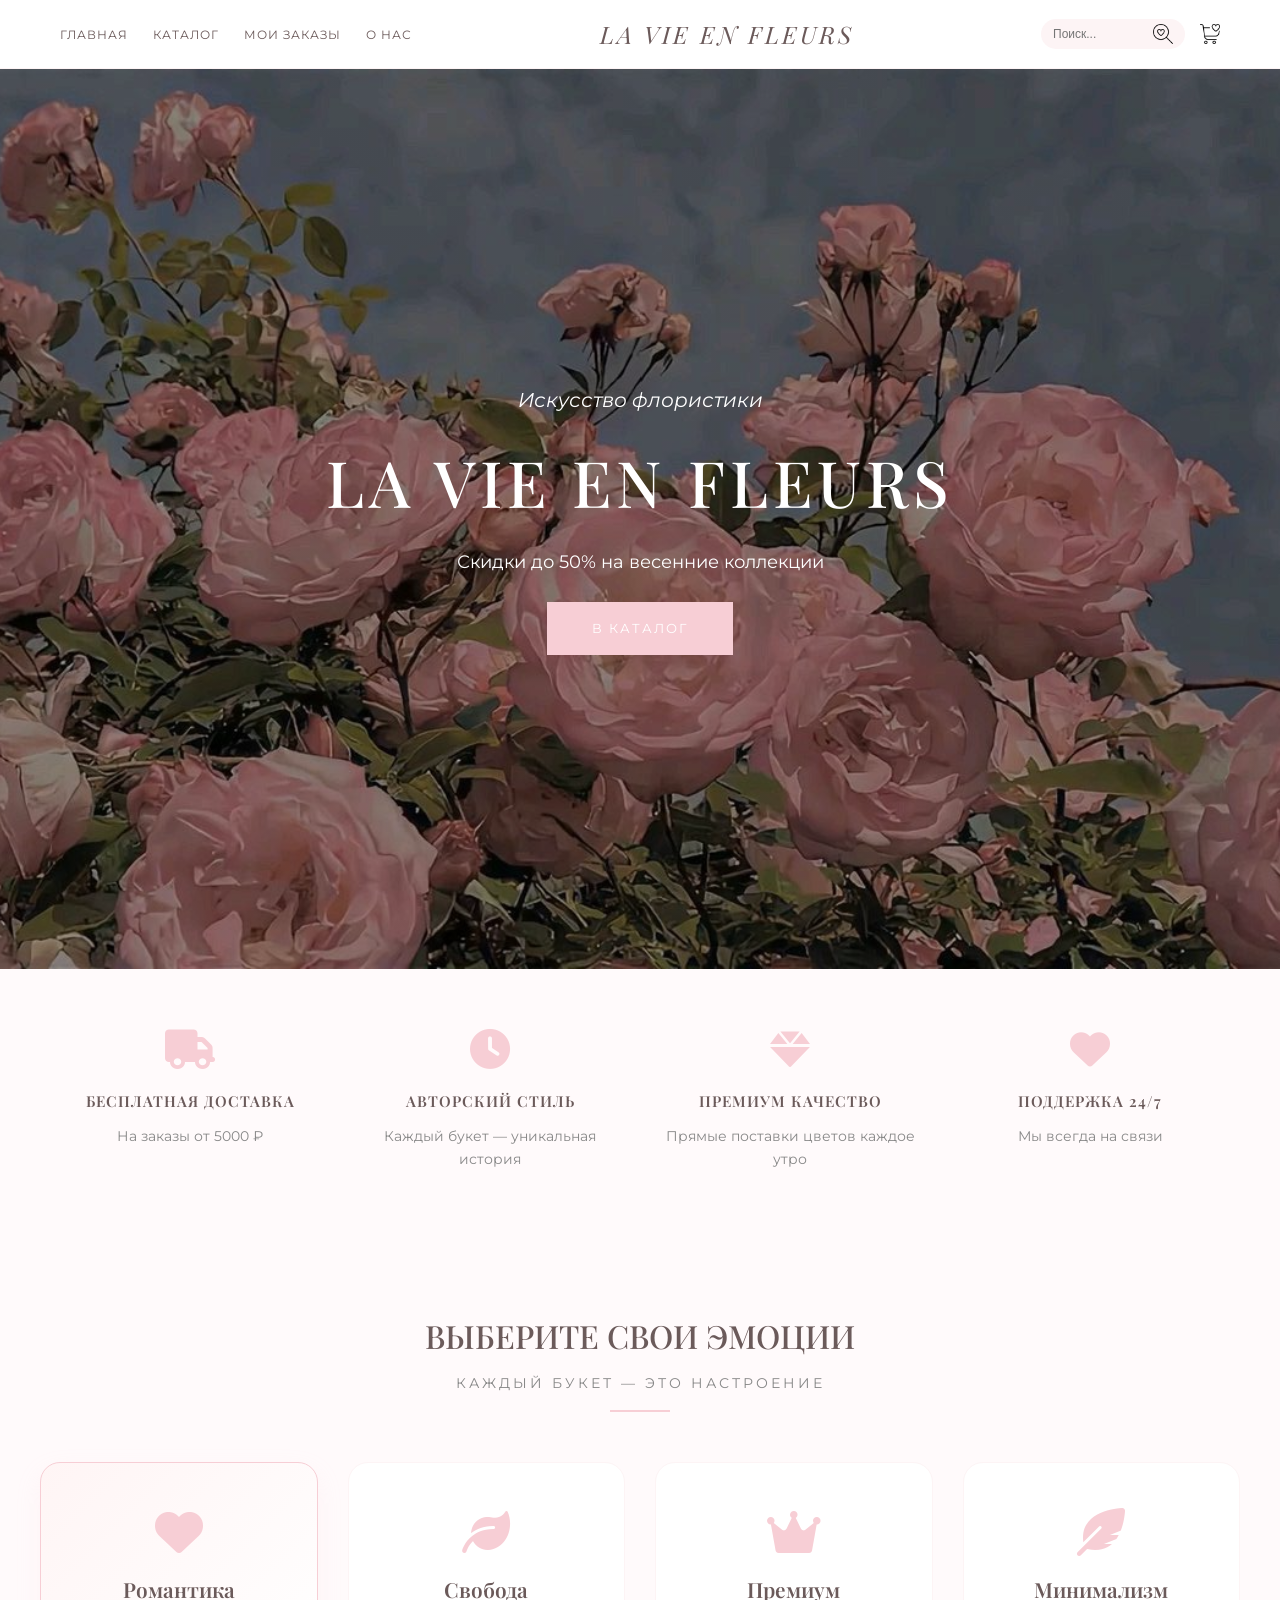
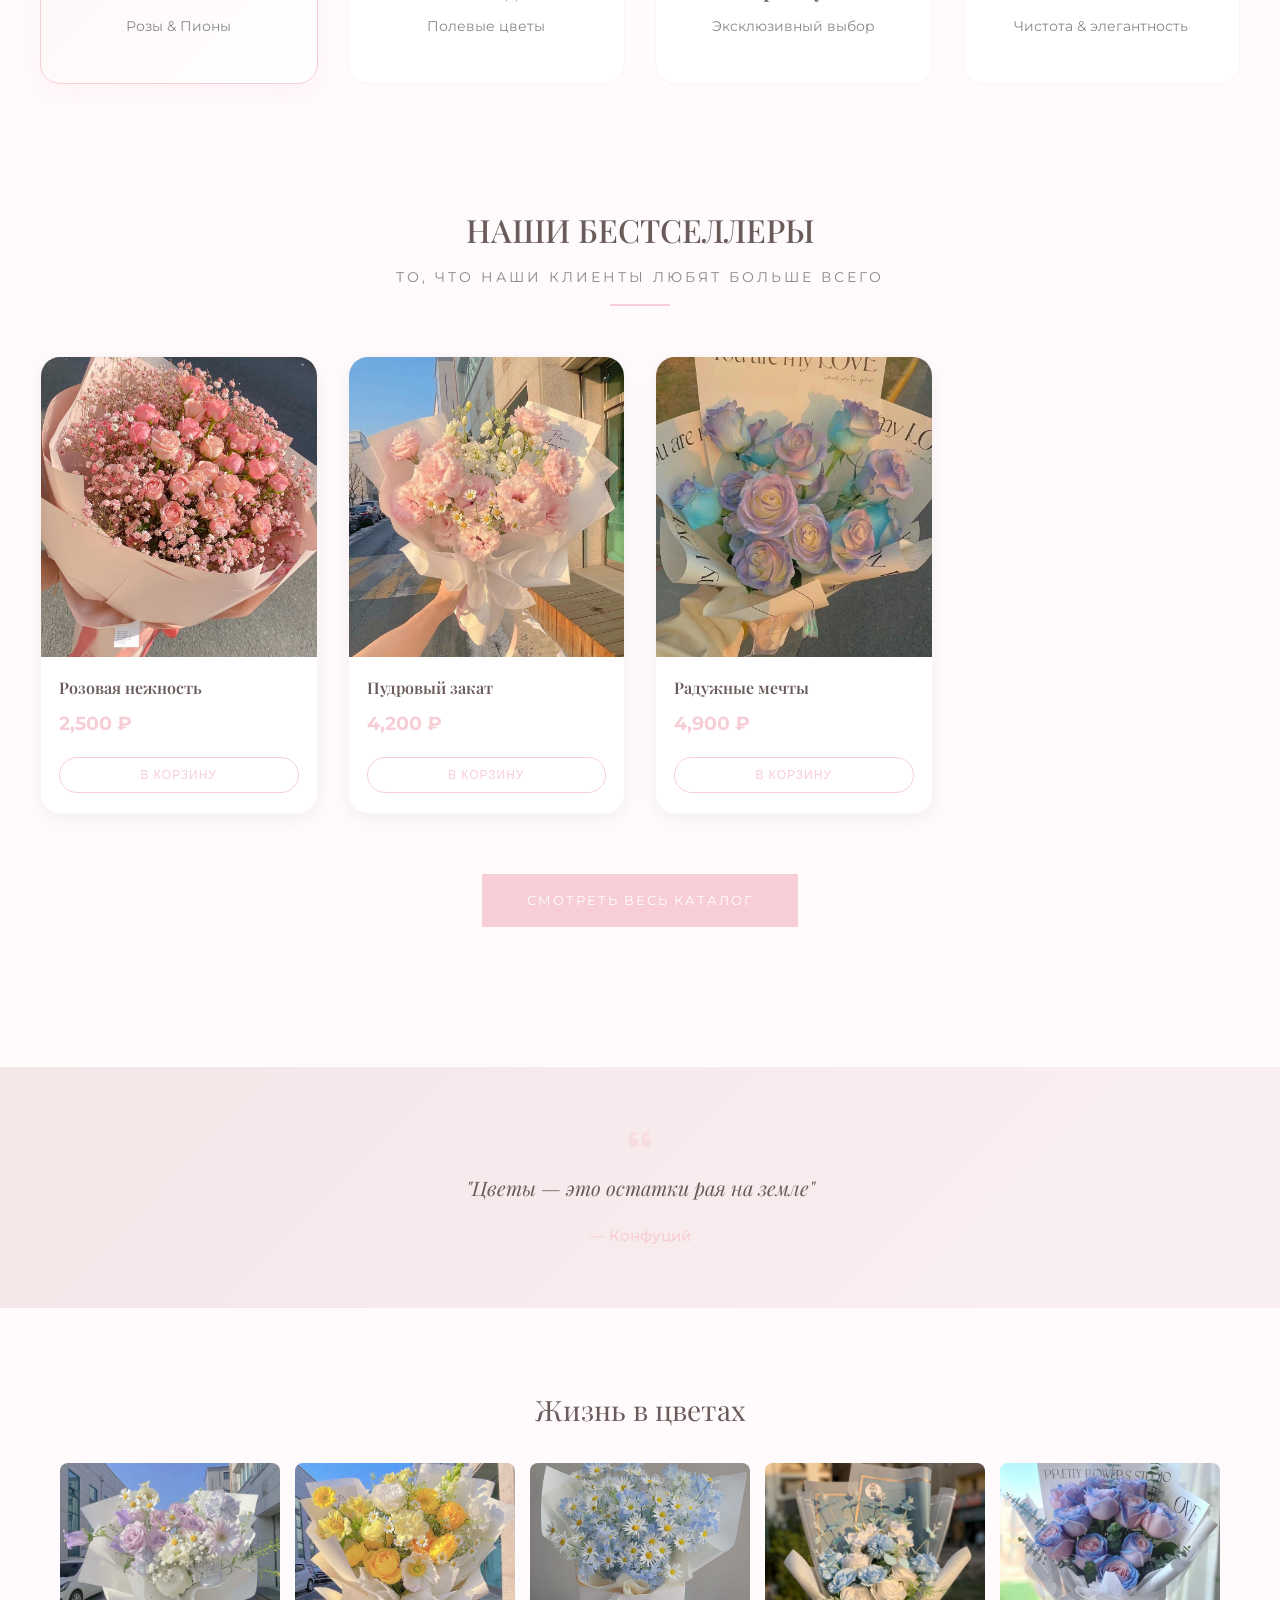
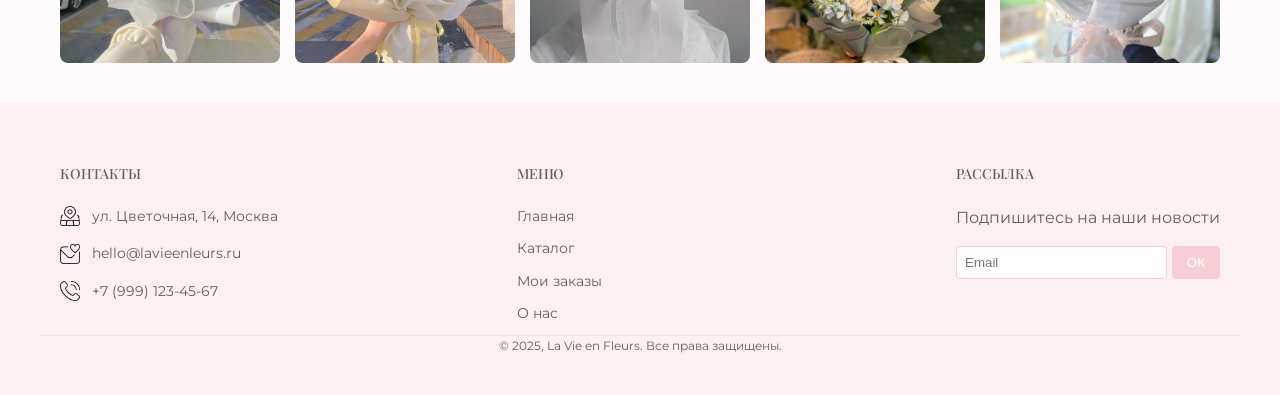
<file: html/index.html>
<!DOCTYPE html>
<html lang="ru">
<head>
    <meta charset="UTF-8">
    <meta name="viewport" content="width=device-width, initial-scale=1.0">
    <title>La Vie en Fleurs — Магазин цветов</title>

    <link href="https://fonts.googleapis.com/css2?family=Montserrat:wght@300;400;500;600&family=Playfair+Display:ital,wght@0,400;0,500;0,600;1,400&display=swap" rel="stylesheet">
    <link rel="stylesheet" href="https://cdnjs.cloudflare.com/ajax/libs/font-awesome/6.0.0-beta3/css/all.min.css">

    <link rel="stylesheet" href="../css/common.css">
    <link rel="stylesheet" href="../css/index.css">
</head>
<body class="page">
    <header class="header"></header>

    <main class="main-content">
        <!-- Главный баннер -->
        <section class="hero">
            <div class="hero__content container">
                <p class="hero__subtitle">Искусство флористики</p>
                <h1 class="hero__title">La Vie en Fleurs</h1>
                <p class="hero__promo">Скидки до 50% на весенние коллекции</p>
                <a href="catalog.html" class="hero__btn btn">В КАТАЛОГ</a>
            </div>
        </section>

        <!-- Преимущества -->
        <section class="features container">
            <div class="features-grid">
                <div class="feature__item">
                    <i class="fas fa-truck features__icon"></i>
                    <h4 class="features__title">Бесплатная доставка</h4>
                    <p class="features__description">На заказы от 5000 ₽</p>
                </div>
                <div class="feature__item">
                    <i class="fas fa-clock features__icon"></i>
                    <h4 class="features__title">Авторский стиль</h4>
                    <p class="features__description">Каждый букет — уникальная история</p>
                </div>
                <div class="feature__item">
                    <i class="fas fa-gem features__icon"></i>
                    <h4 class="features__title">Премиум качество</h4>
                    <p class="features__description">Прямые поставки цветов каждое утро</p>
                </div>
                <div class="feature__item">
                    <i class="fas fa-heart features__icon"></i>
                    <h4 class="features__title">Поддержка 24/7</h4>
                    <p class="features__description">Мы всегда на связи</p>
                </div>
            </div>
        </section>

        <!-- Категории - Эмоции -->
        <section class="categories container">
            <div class="section-header">
                <h2 class="section-header__title">Выберите свои эмоции</h2>
                <p class="section-header__subtitle">Каждый букет — это настроение</p>
                <div class="section-header__line"></div>
            </div>
            <div class="categories__grid">
                <div class="categories__card categories__card_active" data-category="rose">
                    <div class="categories__icon"><i class="fas fa-heart"></i></div>
                    <h3 class="categories__title">Романтика</h3>
                    <p class="categories__description">Розы & Пионы</p>
                </div>
                <div class="categories__card" data-category="wild">
                    <div class="categories__icon"><i class="fas fa-leaf"></i></div>
                    <h3 class="categories__title">Свобода</h3>
                    <p class="categories__description">Полевые цветы</p>
                </div>
                <div class="categories__card" data-category="luxury">
                    <div class="categories__icon"><i class="fas fa-crown"></i></div>
                    <h3 class="categories__title">Премиум</h3>
                    <p class="categories__description">Эксклюзивный выбор</p>
                </div>
                <div class="categories__card" data-category="minimal">
                    <div class="categories__icon"><i class="fas fa-feather-alt"></i></div>
                    <h3 class="categories__title">Минимализм</h3>
                    <p class="categories__description">Чистота & элегантность</p>
                </div>
            </div>
        </section>

        <!-- Бестселлеры сетка товаров  -->
        <section class="catalog-preview container" id="productsSection">
            <div class="section-header">
                <h2 class="section-header__title">Наши бестселлеры</h2>
                <p class="section-header__subtitle">ТО, ЧТО НАШИ КЛИЕНТЫ ЛЮБЯТ БОЛЬШЕ ВСЕГО</p>
                <div class="section-header__line"></div>
            </div>
            <div class="catalog-preview__grid" id="productsGrid"></div>
            <div class="catalog-preview__action">
                <a href="catalog.html" class="btn">Смотреть весь каталог</a>
            </div>
        </section>

        <!-- Цитата -->
        <section class="quote-section">
            <div class="container quote-container">
                <i class="fas fa-quote-left quote-icon"></i>
                <p class="quote-text">"Цветы — это остатки рая на земле"</p>
                <p class="quote-author">— Конфуций</p>
            </div>
        </section>
    </main>

    <footer class="footer"></footer>

    <script src="../js/data.js"></script>
    <script src="../js/notifications.js"></script>
    <script src="../js/filter.js"></script>
    <script src="../js/components.js"></script>
</body>
</html>
</file>
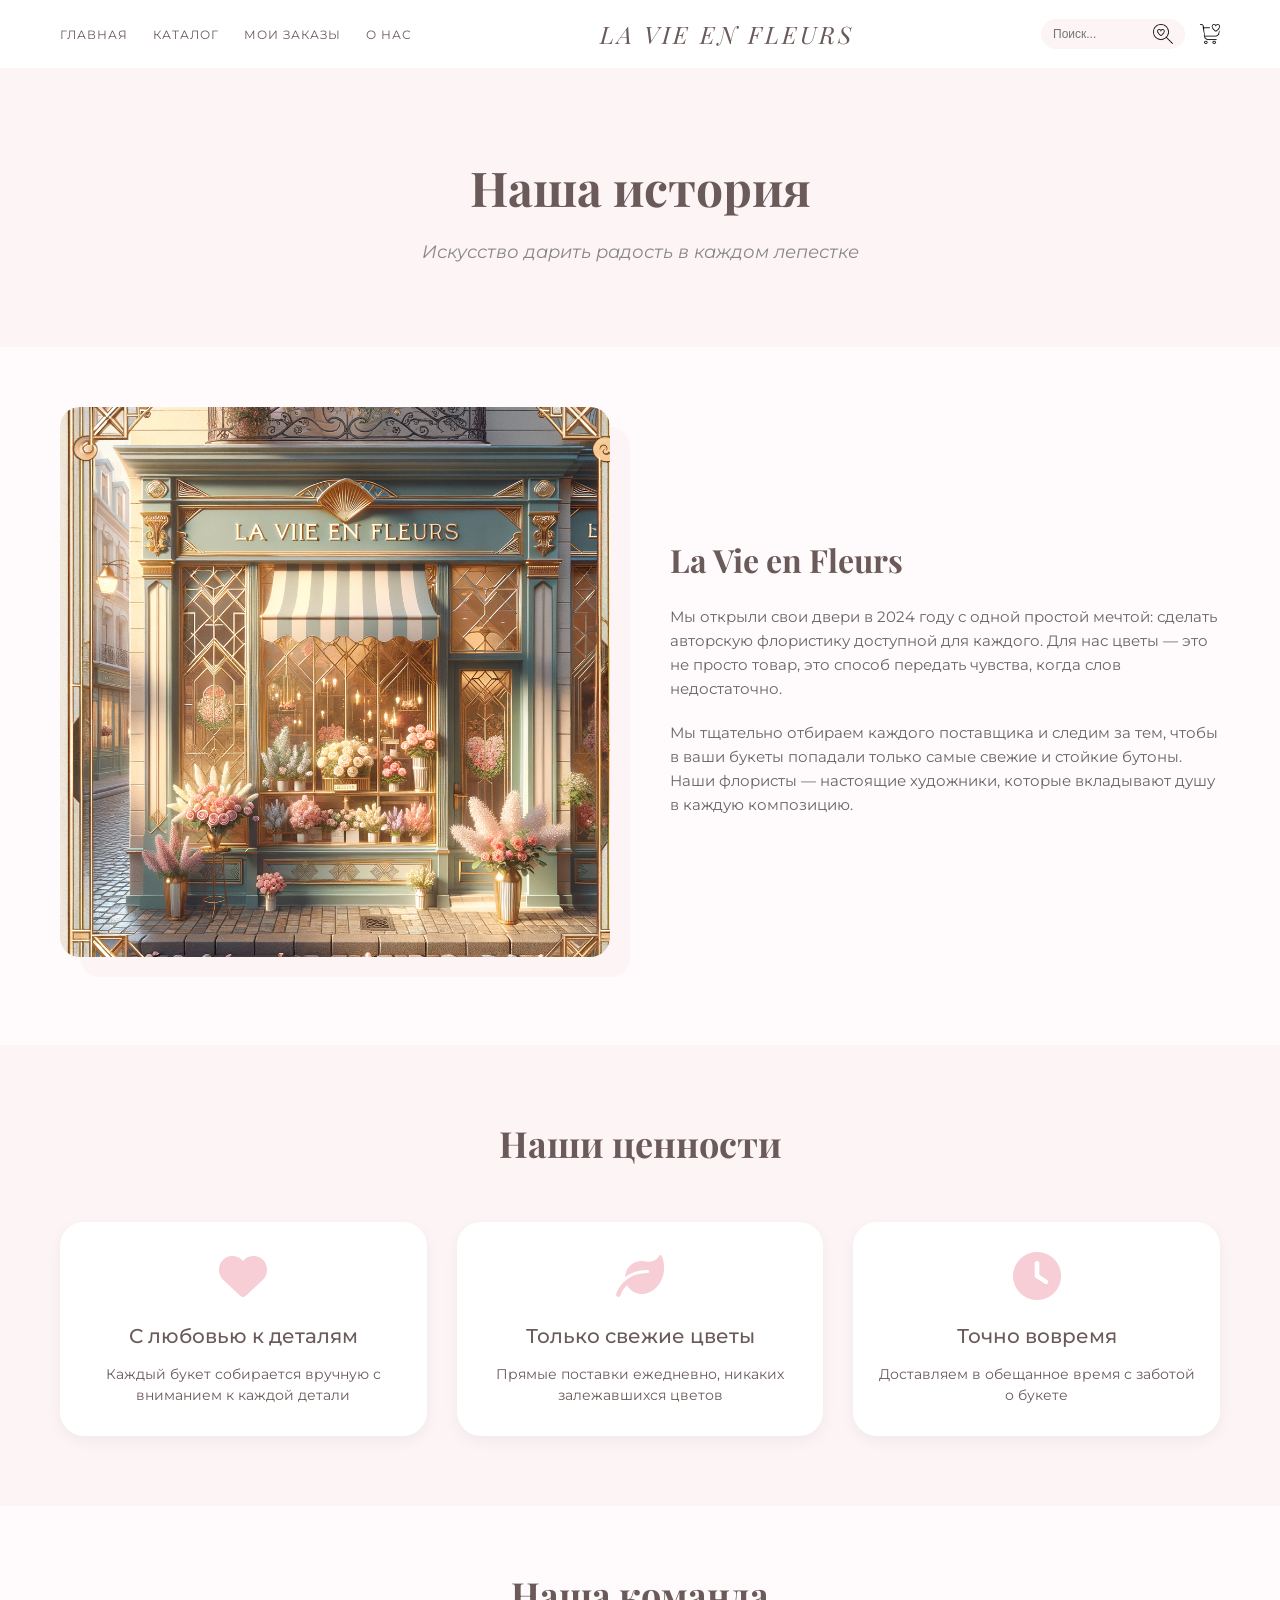
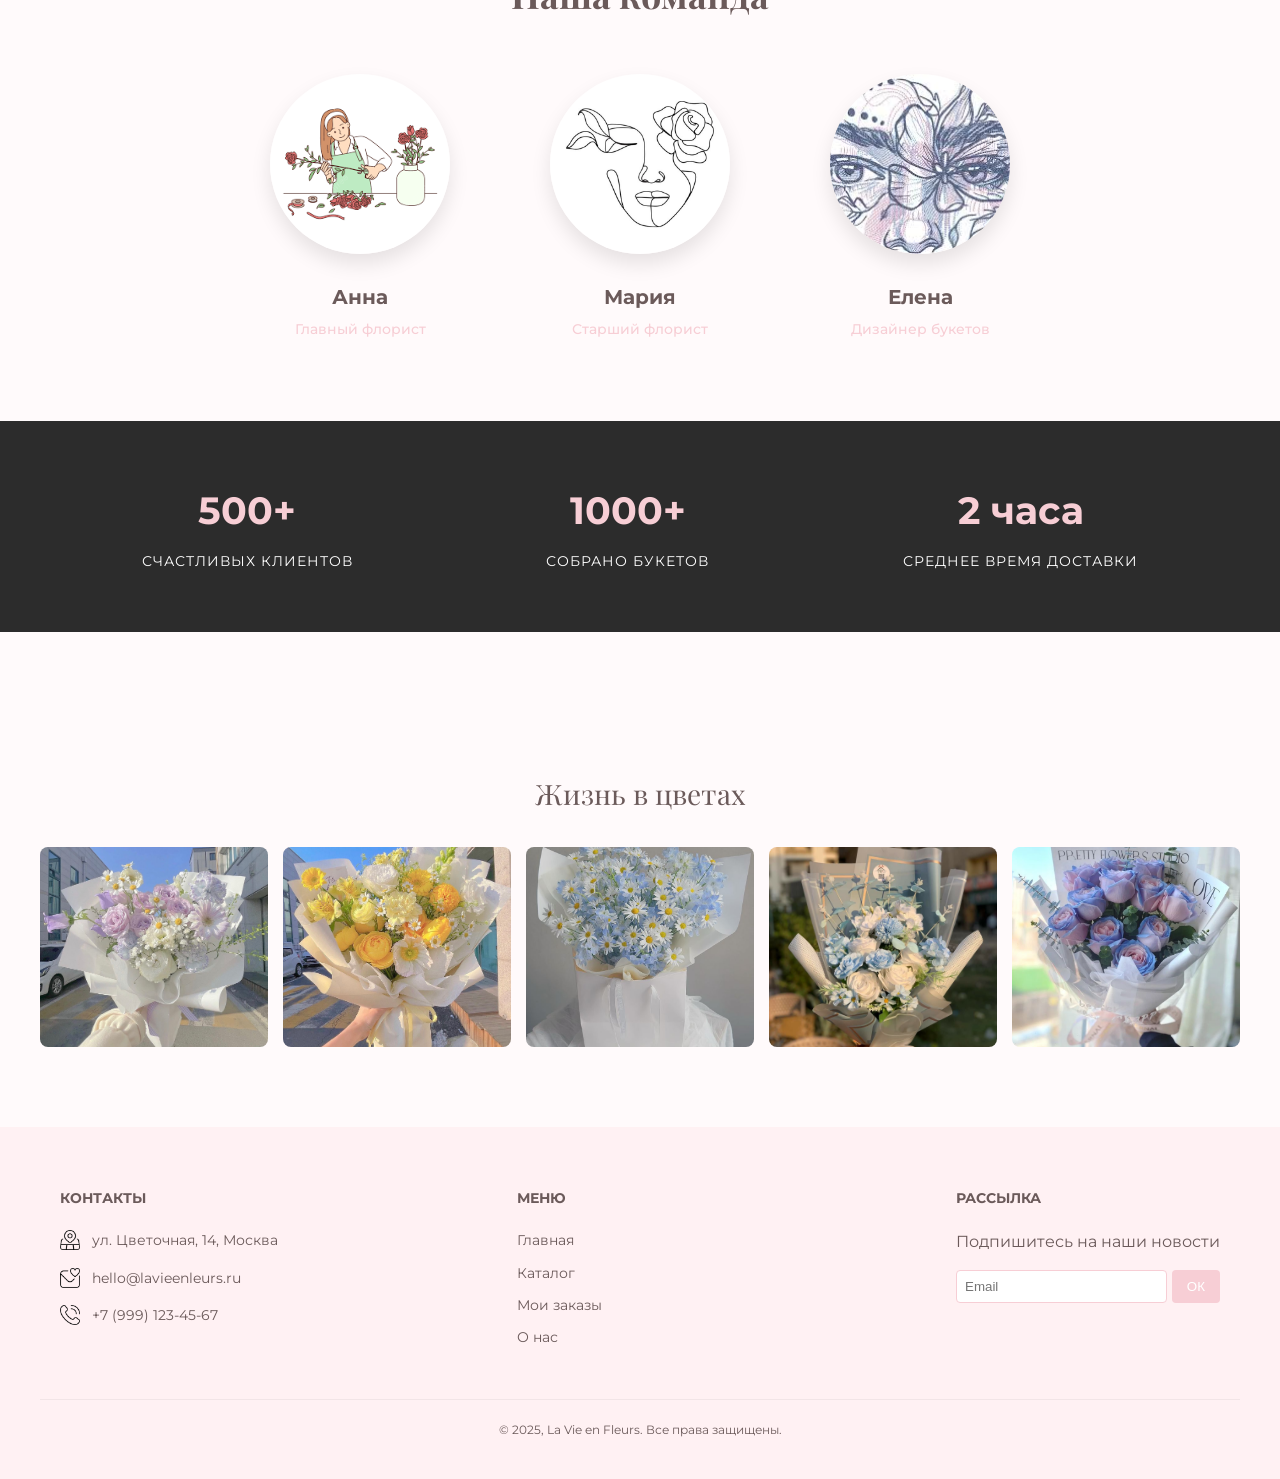
<file: html/about.html>
<!DOCTYPE html>
<html lang="ru">
<head>
    <meta charset="UTF-8">
    <meta name="viewport" content="width=device-width, initial-scale=1.0">
    <title>О нас — La Vie en Fleurs</title>

    <link href="https://fonts.googleapis.com/css2?family=Montserrat:wght@300;400;500;600&family=Playfair+Display:ital,wght@0,400;0,500;0,600;1,400&display=swap" rel="stylesheet">
    <link rel="stylesheet" href="https://cdnjs.cloudflare.com/ajax/libs/font-awesome/6.0.0-beta3/css/all.min.css">
    
    <link rel="stylesheet" href="../css/common.css">
    <link rel="stylesheet" href="../css/about.css">
</head>
<body class="page">
    <header class="header"></header>

    <main class="about-page">
        <!-- Hero блок -->
        <section class="about-hero">
            <div class="container">
                <h1 class="about-hero__title">Наша история</h1>
                <p class="about-hero__subtitle">Искусство дарить радость в каждом лепестке</p>
            </div>
        </section>

        <!-- История + фото -->
        <section class="about-story container">
            <div class="about-story__image">
                <img src="../img/la en.png" alt="Наш магазин">
            </div>
            <div class="about-story__content">
                <h2>La Vie en Fleurs</h2>
                <p>Мы открыли свои двери в 2024 году с одной простой мечтой: сделать авторскую флористику доступной для каждого. Для нас цветы — это не просто товар, это способ передать чувства, когда слов недостаточно.</p>
                <p>Мы тщательно отбираем каждого поставщика и следим за тем, чтобы в ваши букеты попадали только самые свежие и стойкие бутоны. Наши флористы — настоящие художники, которые вкладывают душу в каждую композицию.</p>
            </div>
        </section>

        <!-- Ценности  -->
        <section class="about-values">
            <div class="container">
                <h2 class="section-title">Наши ценности</h2>
                <div class="values-grid">
                    <div class="value-card">
                        <i class="fas fa-heart"></i>
                        <h3>С любовью к деталям</h3>
                        <p>Каждый букет собирается вручную с вниманием к каждой детали</p>
                    </div>
                    <div class="value-card">
                        <i class="fas fa-leaf"></i>
                        <h3>Только свежие цветы</h3>
                        <p>Прямые поставки ежедневно, никаких залежавшихся цветов</p>
                    </div>
                    <div class="value-card">
                        <i class="fas fa-clock"></i>
                        <h3>Точно вовремя</h3>
                        <p>Доставляем в обещанное время с заботой о букете</p>
                    </div>
                </div>
            </div>
        </section>

        <!-- Наша команда -->
        <section class="about-team container">
            <h2 class="section-title">Наша команда</h2>
            <div class="team-grid">
                <div class="team-card">
                    <img src="../img/ann.png" alt="Анна" class="team-card__img">
                    <h3>Анна</h3>
                    <p>Главный флорист</p>
                </div>
                <div class="team-card">
                    <img src="../img/mari.jpg" alt="Мария" class="team-card__img">
                    <h3>Мария</h3>
                    <p>Старший флорист</p>
                </div>
                <div class="team-card">
                    <img src="../img/lens.jpg" alt="Елена" class="team-card__img">
                    <h3>Елена</h3>
                    <p>Дизайнер букетов</p>
                </div>
            </div>
        </section>

        <!-- Статистика  -->
        <section class="about-stats">
            <div class="container stats-grid">
                <div class="stat-item">
                    <span>500+</span>
                    <p>Счастливых клиентов</p>
                </div>
                <div class="stat-item">
                    <span>1000+</span>
                    <p>Собрано букетов</p>
                </div>
                <div class="stat-item">
                    <span>2 часа</span>
                    <p>Среднее время доставки</p>
                </div>
            </div>
        </section>
    </main>

    <footer class="footer"></footer>

    <script src="../js/data.js"></script>
    <script src="../js/notifications.js"></script>
    <script src="../js/components.js"></script>
</body>
</html>
</file>
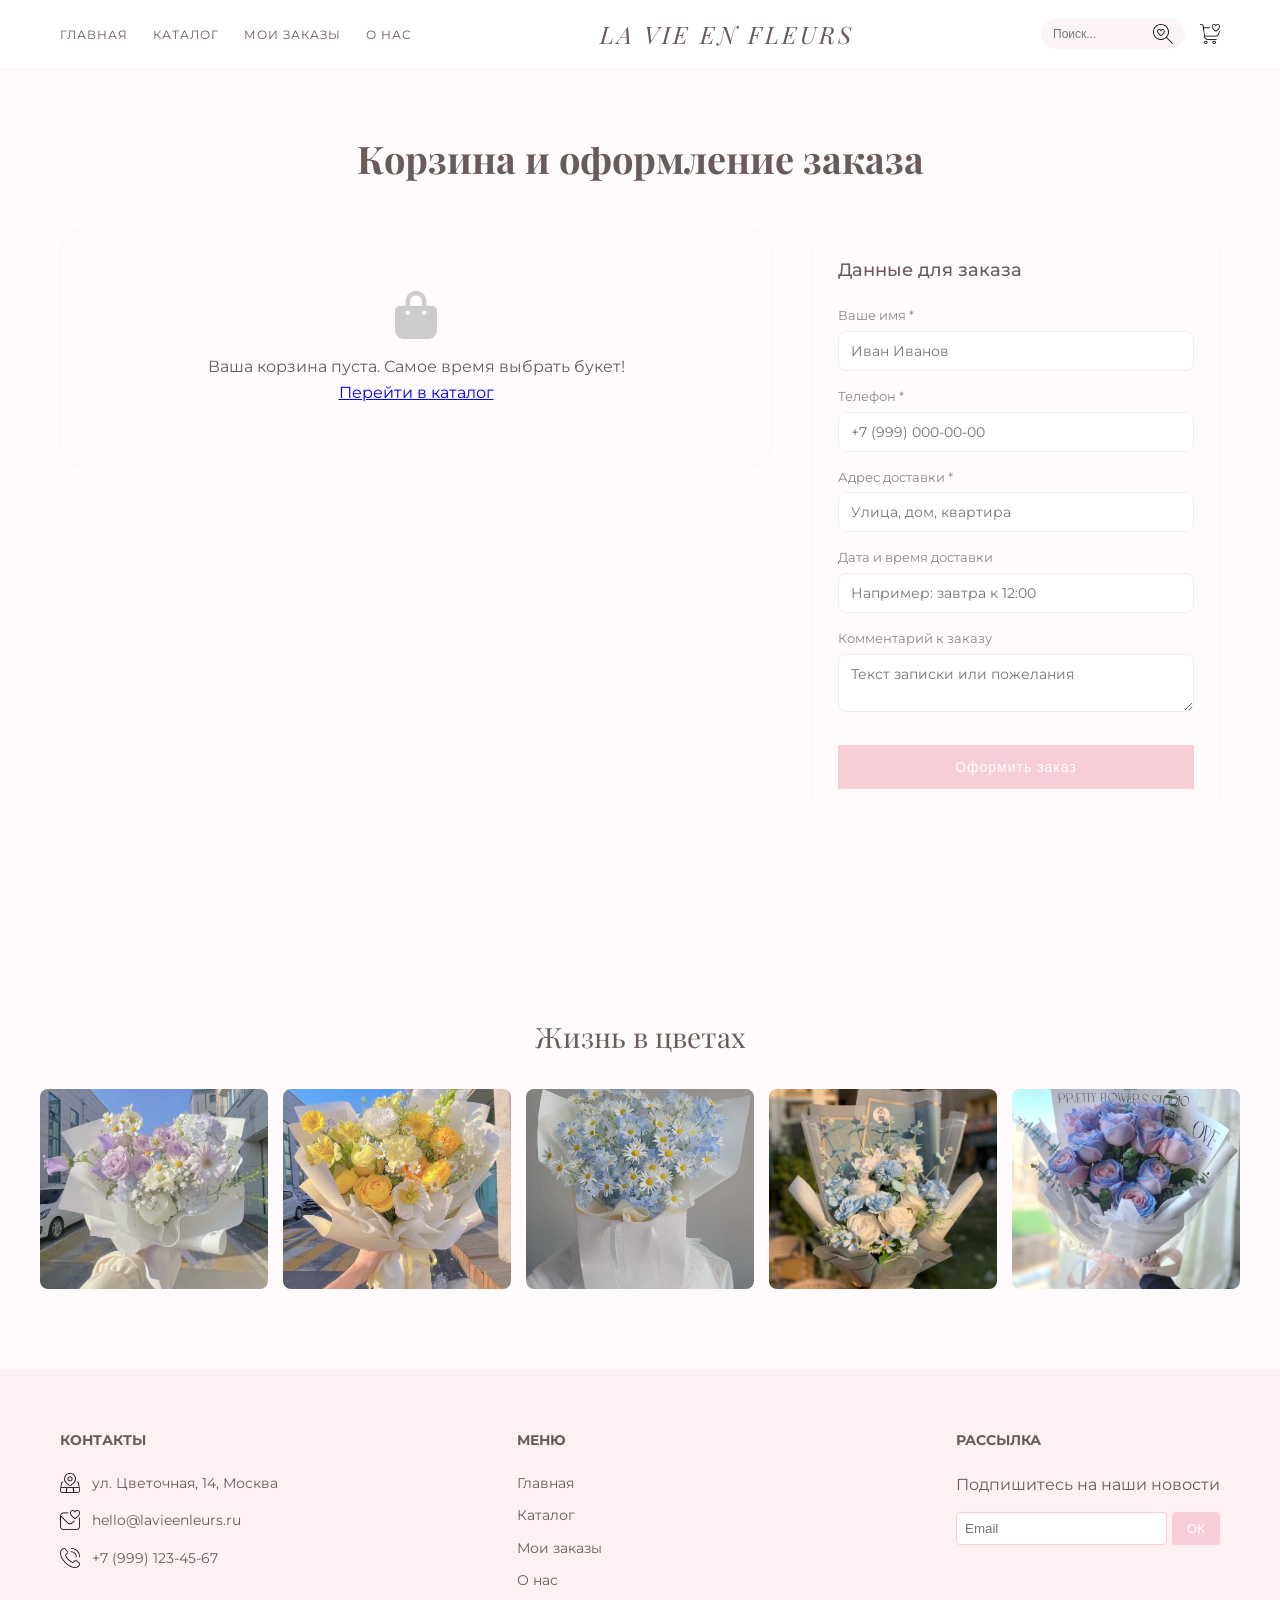
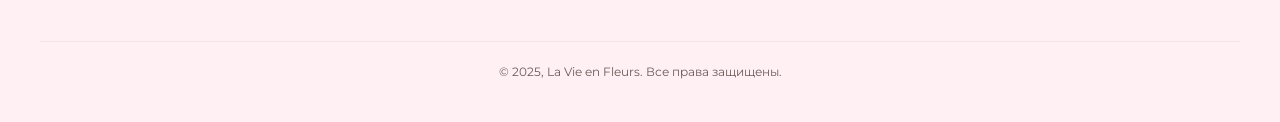
<file: html/cart.html>
<!DOCTYPE html>
<html lang="ru">
<head>
    <meta charset="UTF-8">
    <meta name="viewport" content="width=device-width, initial-scale=1.0">
    <title>Корзина — La Vie en Fleurs</title>

    <link href="https://fonts.googleapis.com/css2?family=Montserrat:wght@300;400;500;600&family=Playfair+Display:ital,wght@0,400;0,500;0,600;1,400&display=swap" rel="stylesheet">
    <link rel="stylesheet" href="https://cdnjs.cloudflare.com/ajax/libs/font-awesome/6.0.0-beta3/css/all.min.css">

    <link rel="stylesheet" href="../css/common.css">
    <link rel="stylesheet" href="../css/cart.css">
</head>
<body class="page">
    <header class="header"></header>

    <main class="cart-page">
        <div class="container">
            <h1 class="cart-page__title">Корзина и оформление заказа</h1>

            <div class="cart-layout">
                <!-- Левая колонка - список товаров -->
                <div class="cart-items">
                    <div id="cart-content" class="cart-content"></div>
                </div>

                <!-- Правая колонка - форма заказа -->
                <div class="cart-summary">
                    <div id="cart-total-block" style="display: none;">
                        <div class="cart-total">
                            <span>Итого:</span>
                            <span id="total-sum">0</span> ₽
                        </div>
                    </div>

                    <form id="order-form" class="order-form">
                        <h3>Данные для заказа</h3>
                        <div class="form-group">
                            <label>Ваше имя *</label>
                            <input type="text" id="custName" required placeholder="Иван Иванов">
                        </div>
                        <div class="form-group">
                            <label>Телефон *</label>
                            <input type="tel" id="custPhone" required placeholder="+7 (999) 000-00-00">
                        </div>
                        <div class="form-group">
                            <label>Адрес доставки *</label>
                            <input type="text" id="custAddress" required placeholder="Улица, дом, квартира">
                        </div>
                        <div class="form-group">
                            <label>Дата и время доставки</label>
                            <input type="text" id="deliveryTime" placeholder="Например: завтра к 12:00">
                        </div>
                        <div class="form-group">
                            <label>Комментарий к заказу</label>
                            <textarea id="custComment" rows="2" placeholder="Текст записки или пожелания"></textarea>
                        </div>
                        <button type="submit" class="btn btn-order-submit">Оформить заказ</button>
                    </form>
                </div>
            </div>
        </div>    
    </main>

    <footer class="footer"></footer>

    <script src="../js/data.js"></script>
    <script src="../js/notifications.js"></script>
    <script src="../js/cart.js"></script>
    <script src="../js/components.js"></script>
</body>
</html>
</file>
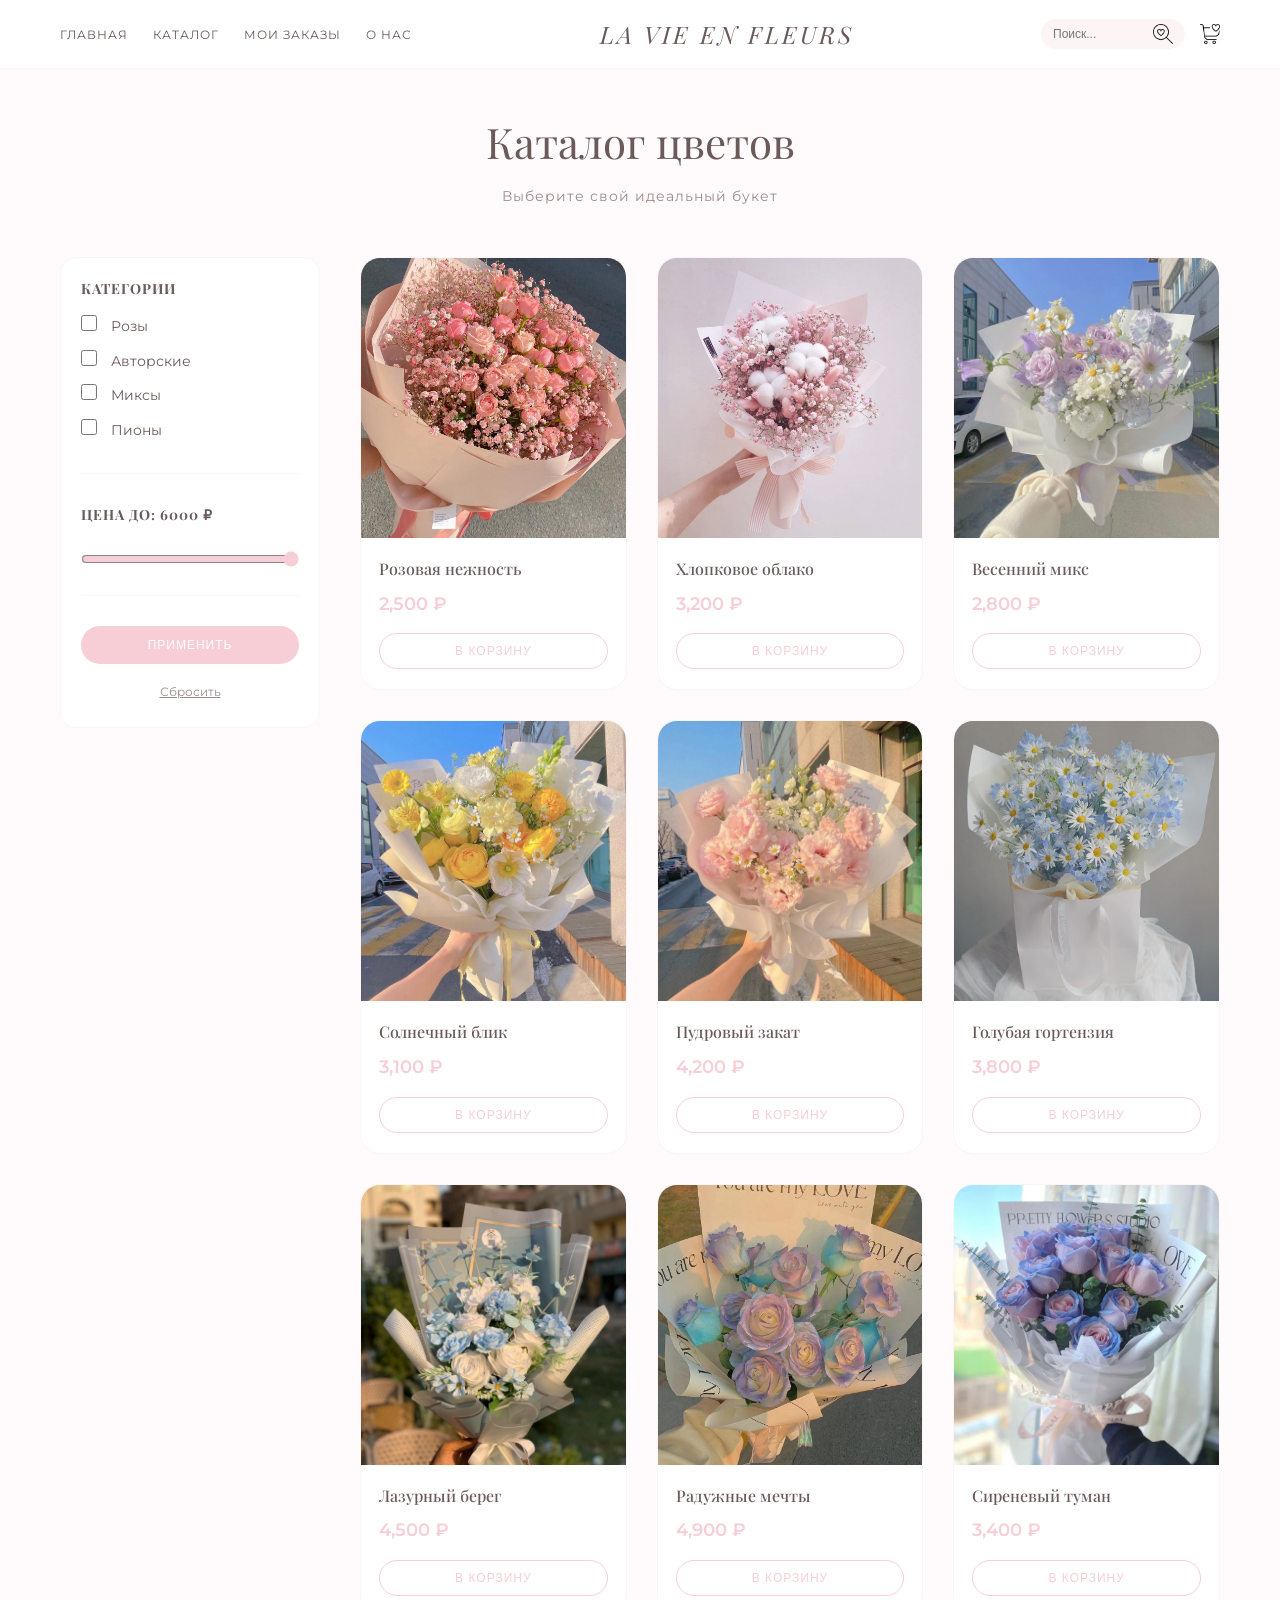
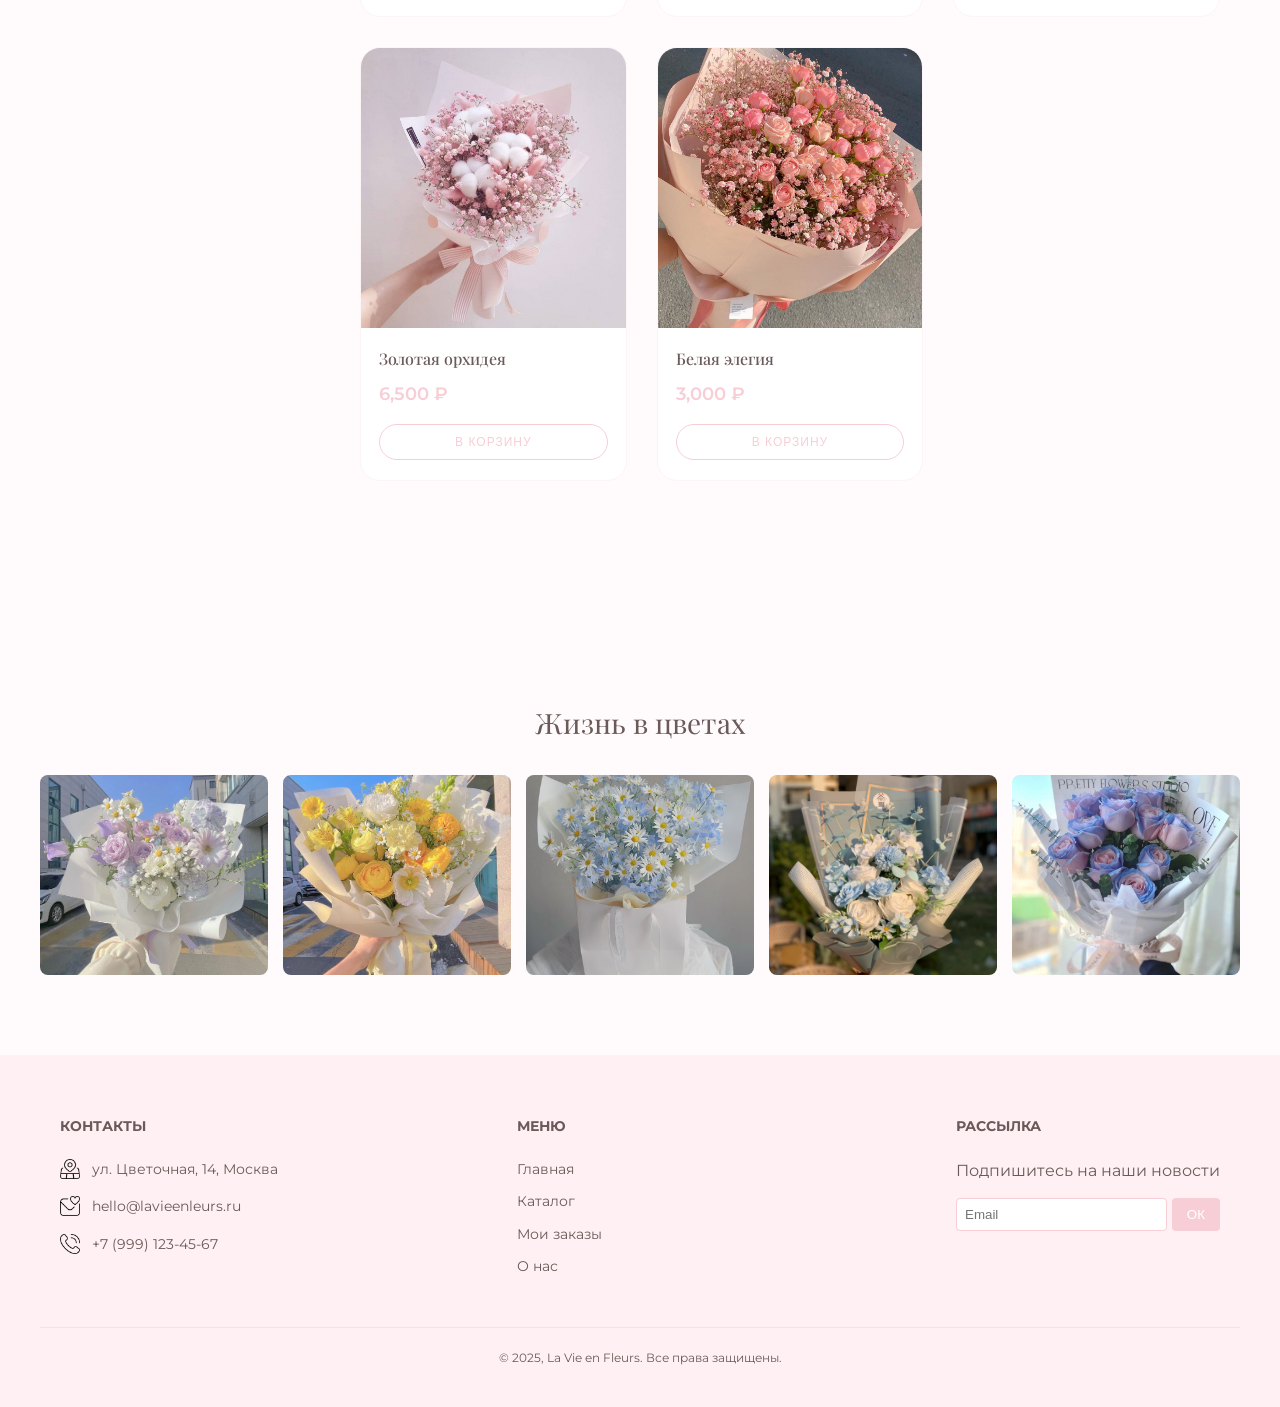
<file: html/catalog.html>
<!DOCTYPE html>
<html lang="ru">
<head>
    <meta charset="UTF-8">
    <meta name="viewport" content="width=device-width, initial-scale=1.0">
    <title>Каталог — La Vie en Fleurs</title>

    <link href="https://fonts.googleapis.com/css2?family=Montserrat:wght@300;400;500;600&family=Playfair+Display:ital,wght@0,400;0,500;0,600;1,400&display=swap" rel="stylesheet">
    <link rel="stylesheet" href="https://cdnjs.cloudflare.com/ajax/libs/font-awesome/6.0.0-beta3/css/all.min.css">

    <link rel="stylesheet" href="../css/common.css">
    <link rel="stylesheet" href="../css/catalog.css">
</head>
<body class="page">

    <header class="header"></header>

    <main class="catalog-page">
        <div class="container catalog-page__inner">
            <header class="catalog-header">
                <h1 class="catalog-header__title">Каталог цветов</h1>
                <p class="catalog-header__subtitle">Выберите свой идеальный букет</p>
            </header>

            <div class="catalog-layout">
                <aside class="filters">
                    <div class="filters__group">
                        <h4 class="filters__title">Категории</h4>
                        <ul class="filters__list">
                            <li class="filters__item">
                                <label><input type="checkbox" class="filter-category" value="Розы"> Розы</label>
                            </li>
                            <li class="filters__item">
                                <label><input type="checkbox" class="filter-category" value="Авторские"> Авторские</label>
                            </li>
                            <li class="filters__item">
                                <label><input type="checkbox" class="filter-category" value="Миксы"> Миксы</label>
                            </li>
                            <li class="filters__item">
                                <label><input type="checkbox" class="filter-category" value="Пионы"> Пионы</label>
                            </li>
                        </ul>
                    </div>

                    <div class="filters__group">
                        <h4 class="filters__title">Цена до: <span id="priceValue">6000 ₽</span></h4>
                        <input type="range" id="priceRange" min="1000" max="6000" step="100" value="6000" class="filters__range">
                    </div>

                    <div class="filters__actions">
                        <button type="button" id="applyFilters" class="filters__btn-apply">Применить</button>
                        <button type="button" id="resetFilters" class="filters__btn-reset">Сбросить</button>
                    </div>
                </aside>

                <section id="catalog-grid" class="catalog-grid"></section>
            </div>
        </div>
    </main>

    <footer class="footer"></footer>

    <script src="../js/data.js"></script>
    <script src="../js/notifications.js"></script>
    <script src="../js/catalog.js"></script>
    <script src="../js/components.js"></script>
</body>
</html>
</file>
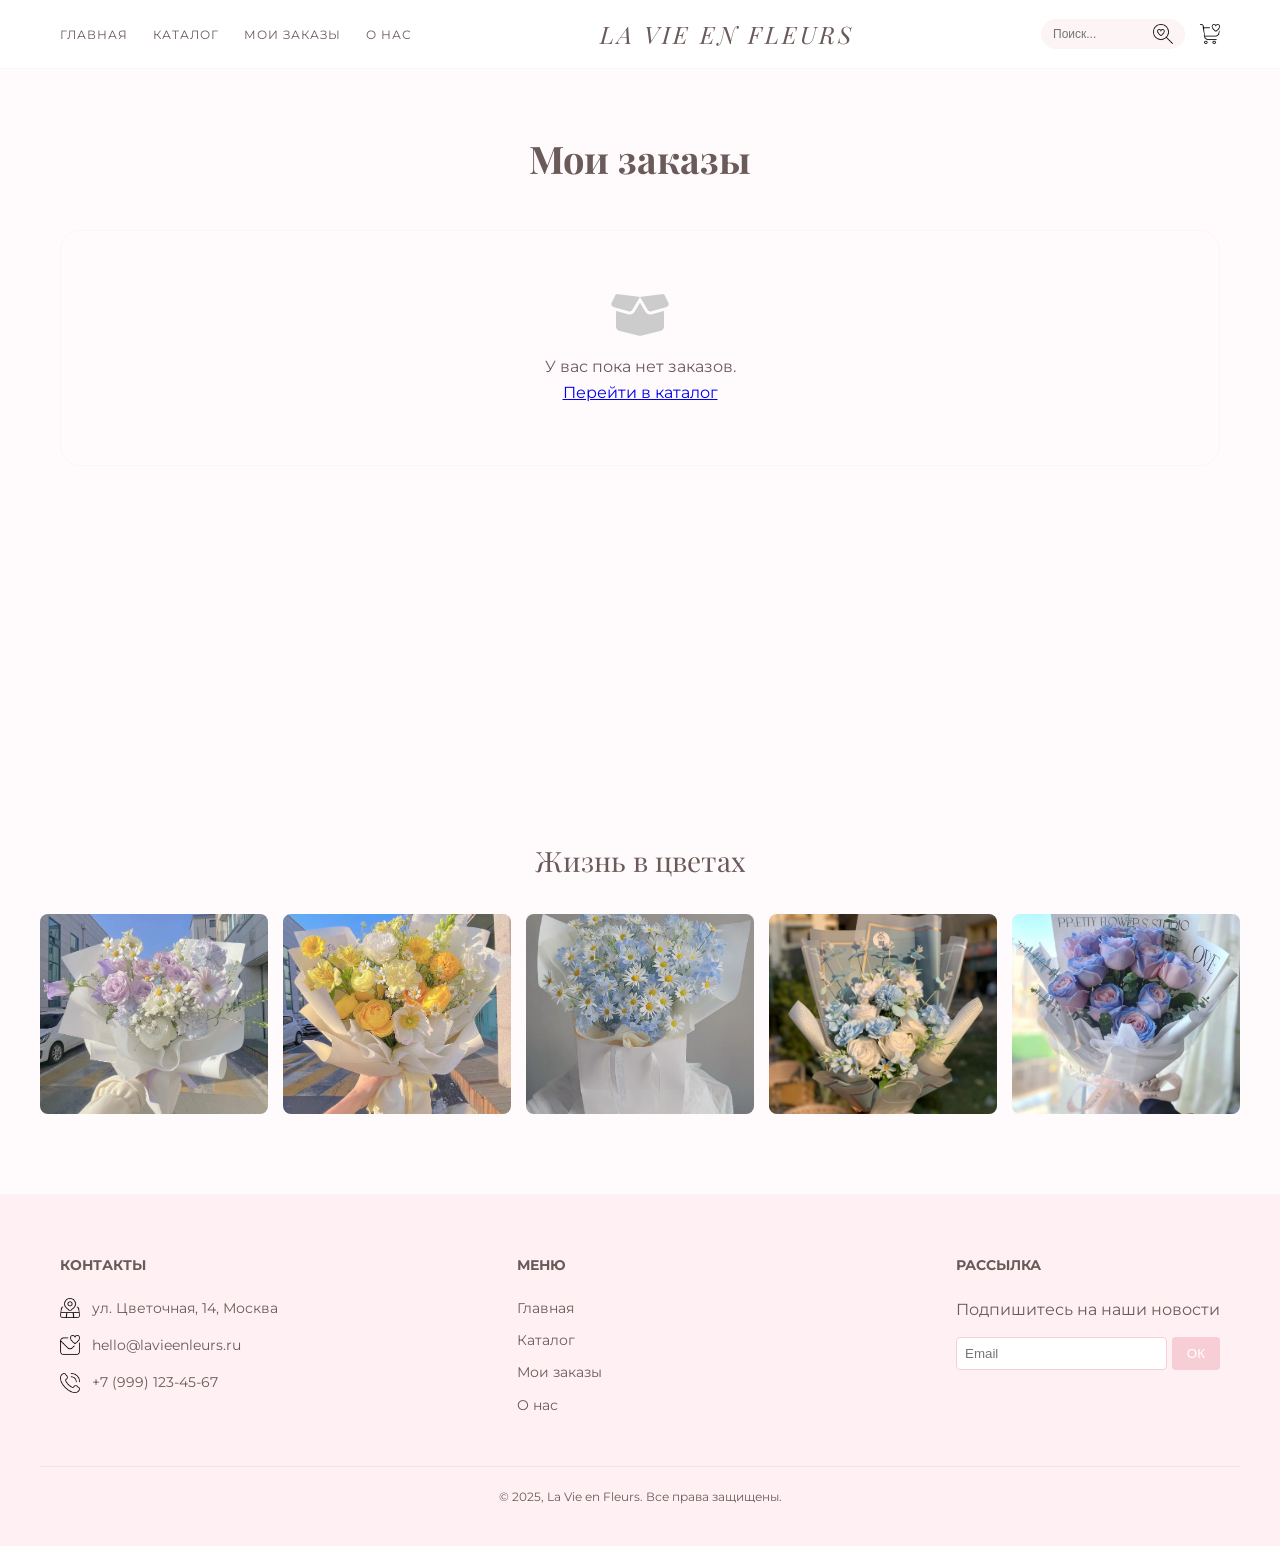
<file: html/orders.html>
<!DOCTYPE html>
<html lang="ru">
<head>
    <meta charset="UTF-8">
    <meta name="viewport" content="width=device-width, initial-scale=1.0">
    <title>Мои заказы — La Vie en Fleurs</title>

    <link href="https://fonts.googleapis.com/css2?family=Montserrat:wght@300;400;500;600&family=Playfair+Display:ital,wght@0,400;0,500;0,600;1,400&display=swap" rel="stylesheet">
    <link rel="stylesheet" href="https://cdnjs.cloudflare.com/ajax/libs/font-awesome/6.0.0-beta3/css/all.min.css">
    
    <link rel="stylesheet" href="../css/common.css">
    <link rel="stylesheet" href="../css/orders.css">
</head>
<body class="page">
    <header class="header"></header>

    <main class="orders-page">
        <div class="container">
            <h1 class="orders-page__title">Мои заказы</h1>
            <div id="orders-list" class="orders-list"></div>
        </div>
    </main>

    <footer class="footer"></footer>

    <script src="../js/data.js"></script>
    <script src="../js/notifications.js"></script>
    <script src="../js/orders.js"></script>
    <script src="../js/components.js"></script>
</body>
</html>
</file>
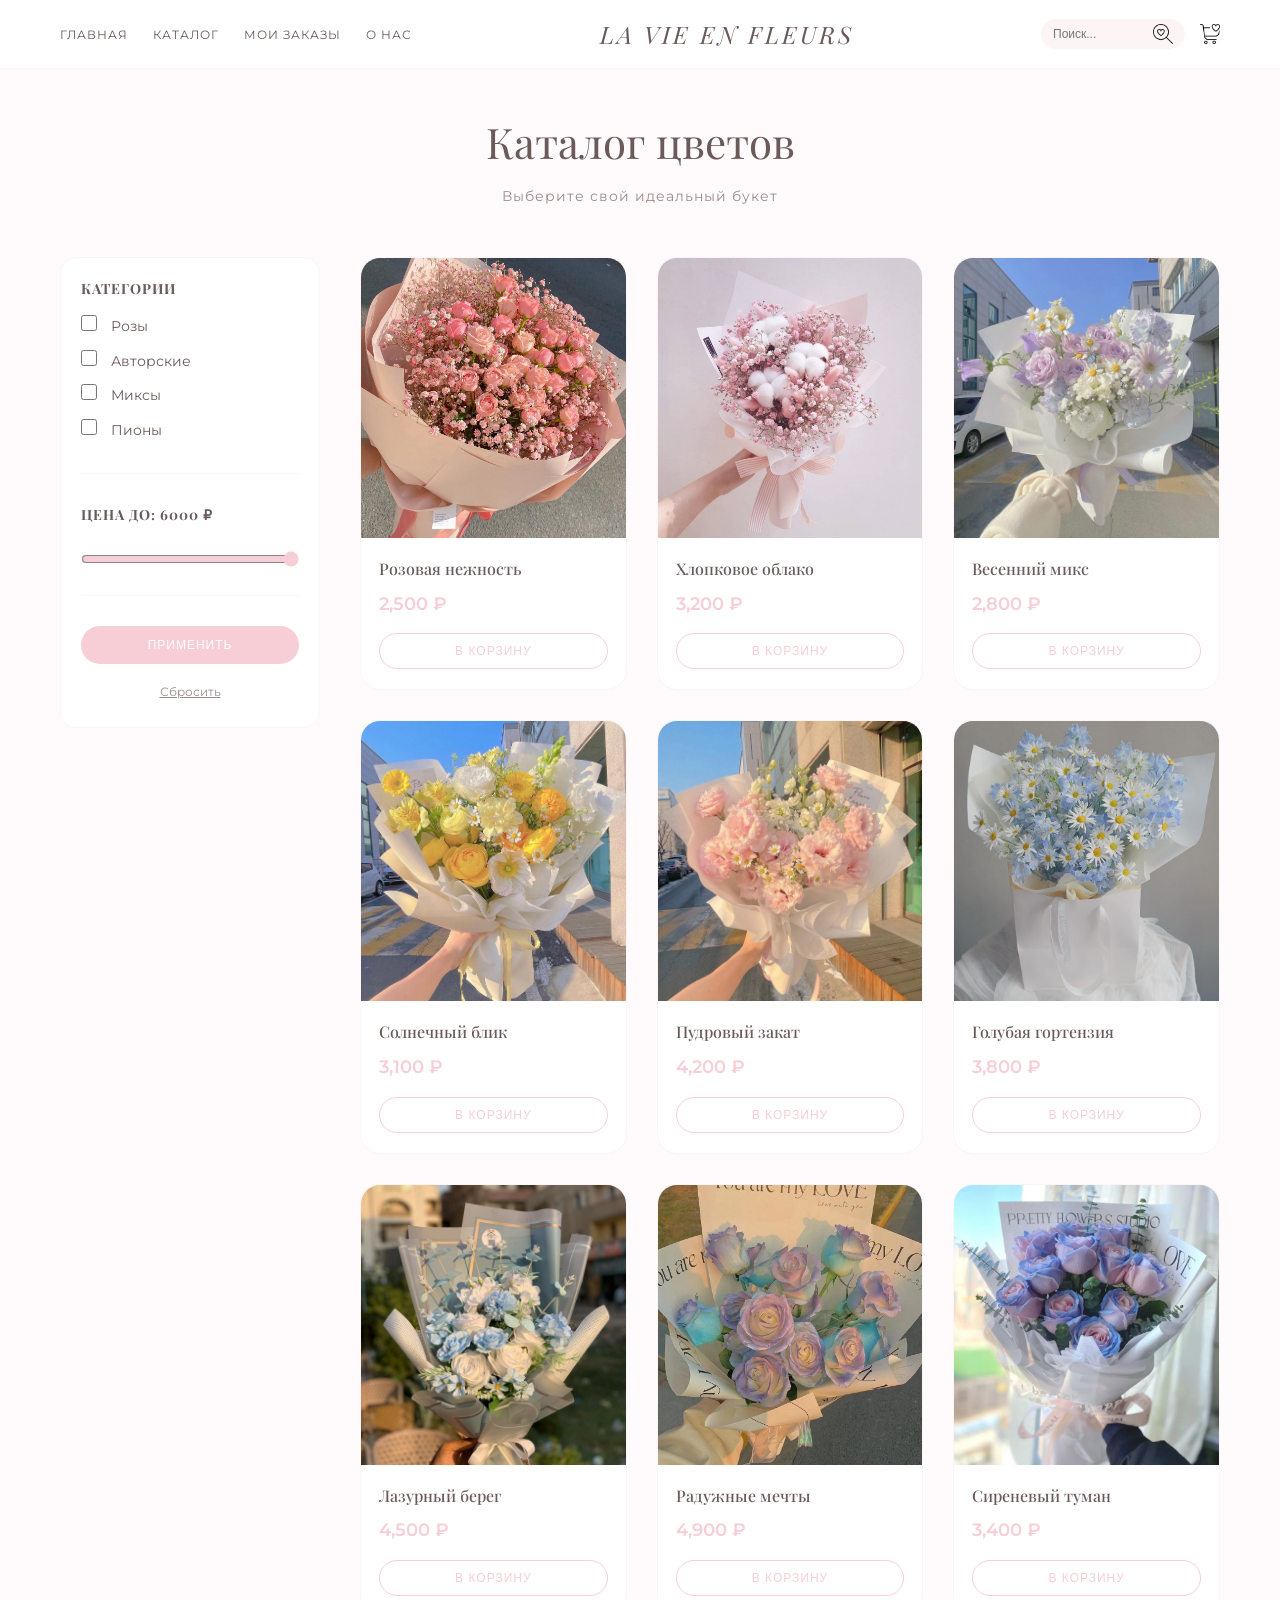
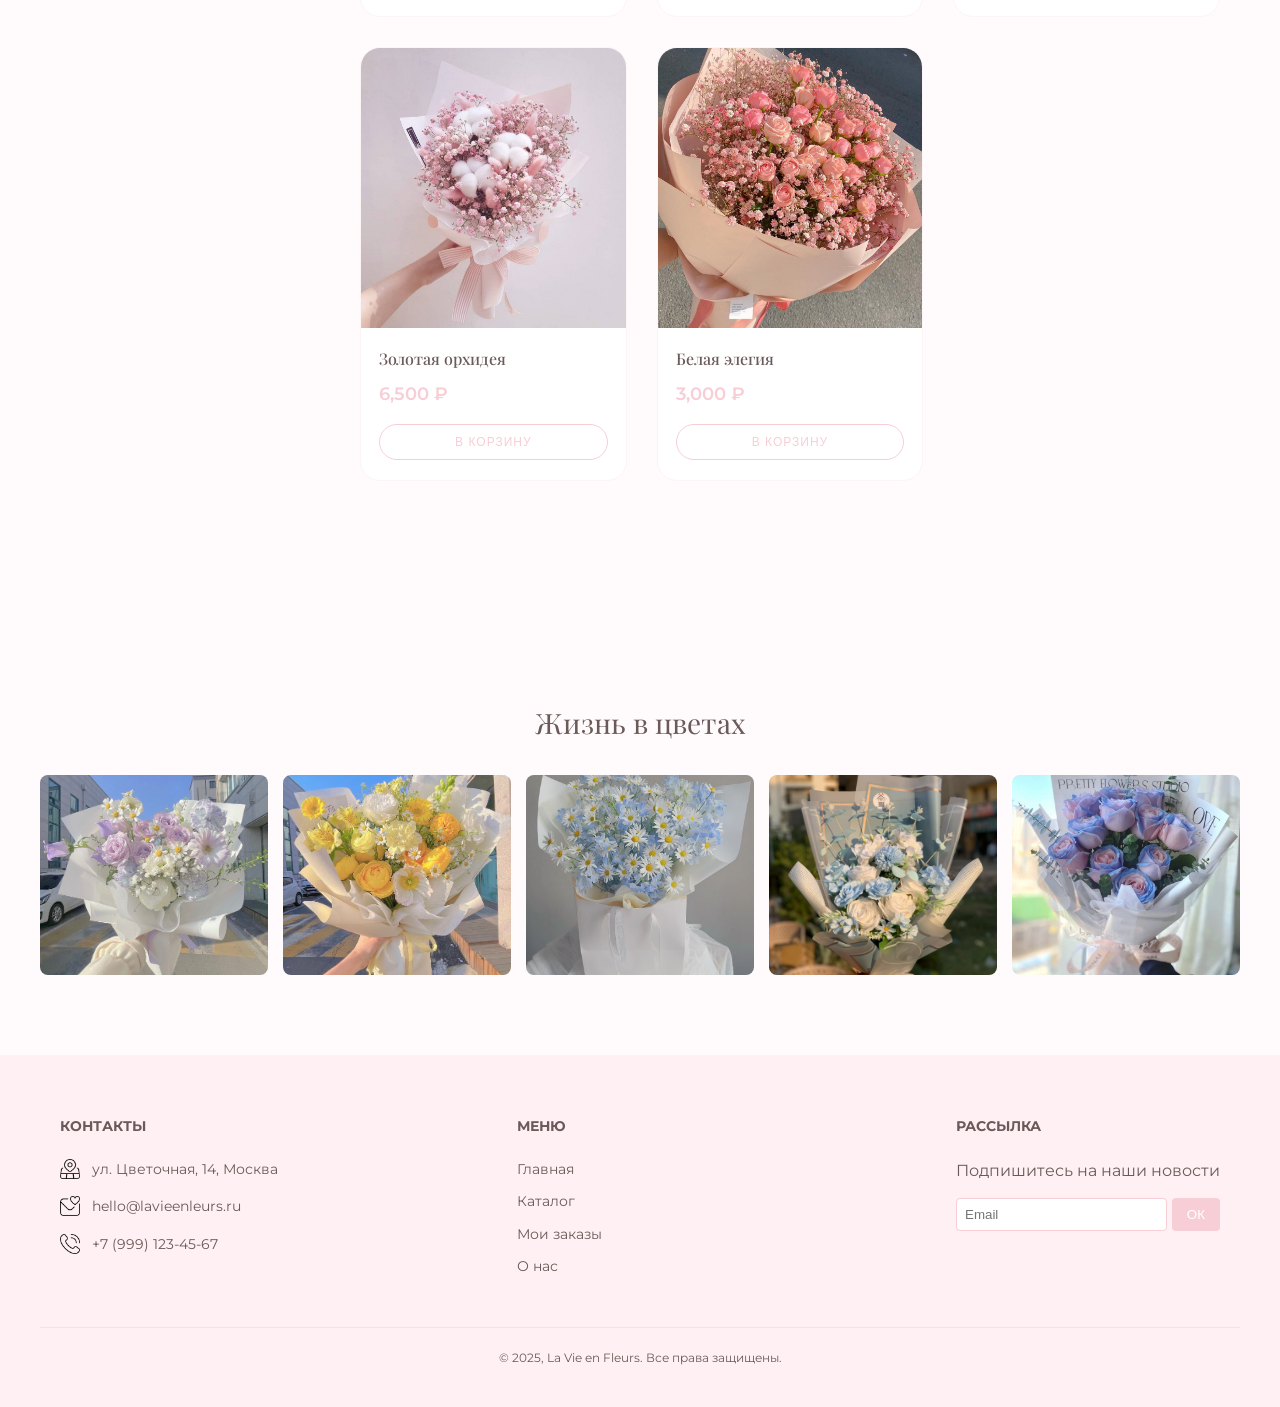
<file: html/product.html>
<!DOCTYPE html>
<html lang="ru">
<head>
    <meta charset="UTF-8">
    <meta name="viewport" content="width=device-width, initial-scale=1.0">
    <title>Страница товара — La Vie en Fleurs</title>

    <link href="https://fonts.googleapis.com/css2?family=Montserrat:wght@300;400;500;600&family=Playfair+Display:ital,wght@0,400;0,500;0,600;1,400&display=swap" rel="stylesheet">
    <link rel="stylesheet" href="https://cdnjs.cloudflare.com/ajax/libs/font-awesome/6.0.0-beta3/css/all.min.css">

    <link rel="stylesheet" href="../css/common.css">
    <link rel="stylesheet" href="../css/product.css">
</head>
<body class="page">
    <header class="header"></header>

    <main>
        <div class="container product-view">
            <!-- Левая колонка - фото -->
            <div class="product-view__gallery">
                <img src="" alt="Фото товара" class="product-view__main-img" id="productImage">
            </div>

            <!-- Правая колонка - информация -->
            <div class="product-view__info">
                <nav class="breadcrumb">
                    <a href="index.html">Главная</a> / <a href="catalog.html">Каталог</a>
                </nav>

                <h1 class="product-view__title" id="productTitle">Загрузка...</h1>
                <p class="product-view__price" id="productPrice">0 ₽</p>

                <div class="product-view__description" id="productDesc">
                    <p>Описание загружается...</p>
                </div>

                <div class="product-options">
                    <h4 class="product-options__title">Выберите размер:</h4>
                    <div class="product-options__list" id="sizeButtons">
                        <button class="product-options__btn active" data-size="Стандарт" data-multiplier="1">Стандарт</button>
                        <button class="product-options__btn" data-size="Премиум" data-multiplier="1.3">Премиум</button>
                        <button class="product-options__btn" data-size="Делюкс" data-multiplier="1.6">Делюкс</button>
                    </div>
                </div>

                <div class="product-purchase">
                    <div class="product-quantity">
                        <button class="product-quantity__btn" id="decrQty">-</button>
                        <input type="number" id="quantityInput" value="1" min="1" class="product-quantity__input">
                        <button class="product-quantity__btn" id="incrQty">+</button>
                    </div>
                    <button class="product-purchase__add btn" id="addToCartBtn">Добавить в корзину</button>
                </div>

                <div class="product-meta">
                    <p><span>Артикул:</span> <span id="productSku">0000</span></p>
                    <p><span>Категория:</span> <span id="productCategory"></span></p>
                </div>
            </div>
        </div>

        <!-- Блок рекомендаций -->
        <div class="product-recommendations container">
            <h2 class="product-recommendations__title">Вам также может понравиться</h2>
            <div class="product-recommendations__grid" id="recommendationsGrid"></div>
        </div>
    </main>

    <footer class="footer"></footer>

    <script src="../js/data.js"></script>
    <script src="../js/notifications.js"></script>
    <script src="../js/product.js"></script>
    <script src="../js/components.js"></script>
</body>
</html>
</file>
<file: css/common.css>
/* common.css – стили для "Всего сайта" */

/* Палитра цветов */
:root {
    --bg-page: #fffafb;
    --header-bg: #ffffff;
    --footer-bg: #fff1f3;
    --text-main: #6b5a5a;
    --accent-pink: #f7ced5;
    --light-pink: #fdf4f5;
}

* {
    margin: 0;
    padding: 0;
    box-sizing: border-box;
}

body {
    font-family: 'Montserrat', sans-serif;
    background-color: var(--bg-page);
    color: var(--text-main);
    line-height: 1.6;
}

.container {
    max-width: 1200px;
    margin: 0 auto;
    padding: 0 20px;
}

/* Шапка сайта */
.header {
    background-color: var(--header-bg);
    padding: 15px 0;
    border-bottom: 1px solid var(--light-pink);
    position: sticky;
    top: 0;
    z-index: 1000;
    width: 100%;
}

.header__nav {
    display: flex;
    justify-content: space-between;
    align-items: center;
    gap: 15px;
}

.header__logo {
    font-family: 'Playfair Display', serif;
    font-size: 24px;
    letter-spacing: 3px;
    text-decoration: none;
    color: var(--text-main);
    text-transform: uppercase;
    font-style: italic;
    white-space: nowrap;
    flex-shrink: 0;
}

.header__burger {
    display: none;
    flex-direction: column;
    justify-content: space-between;
    width: 26px;
    height: 20px;
    background: transparent;
    border: none;
    cursor: pointer;
    z-index: 1001;
}

.header__burger span {
    width: 100%;
    height: 2px;
    background-color: var(--text-main);
    transition: all 0.3s ease;
}

.header__burger.active span:nth-child(1) {
    transform: rotate(45deg) translate(6px, 6px);
}
.header__burger.active span:nth-child(2) {
    opacity: 0;
}
.header__burger.active span:nth-child(3) {
    transform: rotate(-45deg) translate(6px, -6px);
}

.header__menu {
    display: flex;
    list-style: none;
    gap: 25px;
    flex-shrink: 1;
}

.header__menu a {
    color: var(--text-main);
    text-decoration: none;
    text-transform: uppercase;
    font-size: 12px;
    letter-spacing: 1px;
    transition: 0.3s;
    white-space: nowrap;
}

.header__menu a:hover {
    color: var(--accent-pink);
}

.header__icons {
    display: flex;
    align-items: center;
    gap: 15px;
    flex-shrink: 0;
}

.header__search-wrapper {
    position: relative;
    display: flex;
    align-items: center;
    background: var(--light-pink);
    border-radius: 20px;
    padding: 5px 12px;
}

.header__search-input {
    border: none;
    background: none;
    outline: none;
    font-size: 12px;
    width: 100px;
    color: var(--text-main);
    transition: width 0.3s;
}

.header__search-input:focus {
    width: 150px;
}

.header__search-btn {
    background: none;
    border: none;
    cursor: pointer;
    display: flex;
    align-items: center;
    padding: 0;
}

/* Размер иконок-картинок в шапке */
.header__search-btn img,
.header__cart-icon img {
    width: 20px;
    height: 20px;
    object-fit: contain;
    display: block;
    transition: transform 0.3s ease;
}

.header__search-btn:hover img,
.header__cart-icon:hover img {
    transform: scale(1.15);
}

.header__cart-icon {
    text-decoration: none;
    display: flex;
    align-items: center;
}

/* Выпадающие подсказки поиска */
.header__search-suggestions {
    position: absolute;
    top: 130%;
    right: 0;
    width: 280px;
    background: #fff;
    border: 1px solid var(--light-pink);
    box-shadow: 0 10px 25px rgba(107, 90, 90, 0.1);
    z-index: 1001;
    display: none;
    max-height: 350px;
    overflow-y: auto;
    border-radius: 8px;
}

.search-suggestion-item {
    display: flex;
    align-items: center;
    padding: 10px;
    text-decoration: none;
    color: var(--text-main);
    border-bottom: 1px solid var(--bg-page);
}

.search-suggestion-item:hover {
    background: var(--light-pink);
}

.search-suggestion-img {
    width: 40px;
    height: 40px;
    object-fit: cover;
    border-radius: 4px;
    margin-right: 10px;
}

.search-suggestion-name {
    font-size: 12px;
    font-weight: 500;
}
.search-suggestion-price {
    font-size: 11px;
    color: #9e8a8a;
}

/* Адаптивность для шапки */
@media (max-width: 1024px) {
    .header__logo {
        font-size: 20px;
        letter-spacing: 1px;
    }
    .header__menu {
        gap: 15px;
    }
}

@media (max-width: 850px) {
    .header__burger {
        display: flex;
    }
    .header__menu {
        position: fixed;
        top: 0;
        left: -100%;
        width: 70%;
        height: 100vh;
        background: var(--header-bg);
        flex-direction: column;
        justify-content: center;
        align-items: center;
        gap: 30px;
        transition: left 0.3s ease;
        z-index: 1000;
        box-shadow: 0 0 20px rgba(0,0,0,0.1);
    }
    .header__menu.active {
        left: 0;
    }
    .header__menu a {
        font-size: 14px;
    }
    body.menu-open {
        overflow: hidden;
    }
    .header__nav {
        flex-wrap: wrap;
        justify-content: space-between;
    }
    .header__logo {
        order: 0;
        width: auto;
        text-align: center;
    }
}

@media (max-width: 480px) {
    .header__search-input {
        width: 80px;
    }
    .header__search-input:focus {
        width: 100px;
    }
}



/* Подвал сайта */
.footer {
    margin-top: 80px;
}

.footer__follow {
    padding: 60px 0 40px;
    text-align: center;
}
.footer__follow h2 {
    font-family: 'Playfair Display', serif;
    font-size: 28px;
    font-weight: 400;
    margin-bottom: 30px;
    color: var(--text-main);
}
.footer__insta-grid {
    display: grid;
    grid-template-columns: repeat(auto-fit, minmax(150px, 1fr));
    gap: 15px;
    margin-top: 20px;
    margin-bottom: 40px;
}
.footer__insta-grid img {
    width: 100%;
    height: 200px;
    object-fit: cover;
    border-radius: 8px;
    transition: 0.3s;
}
.footer__insta-grid img:hover {
    transform: scale(1.02);
}

.footer__main {
    background-color: var(--footer-bg);
    padding: 60px 0 40px;
}
.footer__grid {
    display: flex;
    justify-content: space-between;
    gap: 40px;
    flex-wrap: wrap;
}
.footer__col {
    min-width: 200px;
}
.footer__col h4 {
    text-transform: uppercase;
    font-size: 14px;
    margin-bottom: 20px;
}
.footer__col ul {
    list-style: none;
}
.footer__col li {
    margin-bottom: 10px;
    font-size: 14px;
}
.footer__col a {
    color: var(--text-main);
    text-decoration: none;
    transition: 0.3s;
}
.footer__col a:hover {
    color: var(--accent-pink);
}

/* Иконки-картинки контактов в футере */
.footer_icons {
    display: flex;
    align-items: center;
    gap: 12px;
    margin-bottom: 15px;
}
.footer_icons img {
    width: 20px;
    height: 20px;
    object-fit: contain;
}
.footer_icons span {
    font-size: 14px;
    color: var(--text-main);
}

/* Форма подписки */
.footer__subscribe {
    display: flex;
    gap: 5px;
    margin-top: 15px;
}
.footer__subscribe input {
    padding: 8px;
    border: 1px solid var(--accent-pink);
    border-radius: 4px;
    width: 100%;
    background: white;
}
.footer__subscribe button {
    padding: 8px 15px;
    background: var(--accent-pink);
    border: none;
    color: white;
    border-radius: 4px;
    cursor: pointer;
    transition: 0.3s;
}
.footer__subscribe button:hover {
    background: #e2b3bb;
}

.footer__bottom {
    border-top: 1px solid rgba(0,0,0,0.05);
    margin-top: 40px;
    padding-top: 20px;
    text-align: center;
    font-size: 12px;
}

/* Адаптивность подвала сайта */
@media (max-width: 768px) {
    .footer__grid {
        flex-direction: column;
        text-align: center;
    }
    .footer_icons {
        justify-content: left;
    }
    .footer__subscribe {
        max-width: 300px;
        margin: 15px auto 0;
    }
    .footer__insta-grid {
        grid-template-columns: repeat(2, 1fr);
    }
    .footer__insta-grid img {
        height: 150px;
    }
}

/* Уведомления сайта - для корзины что заказ принят и тд */
.notification-container {
    position: fixed;
    top: 20px;
    right: 20px;
    z-index: 9999;
    display: flex;
    flex-direction: column;
    gap: 10px;
    max-width: 350px;
}

.notification {
    background: white;
    border-radius: 12px;
    padding: 16px 20px;
    box-shadow: 0 10px 25px rgba(0,0,0,0.1);
    border-left: 4px solid var(--accent-pink);
    display: flex;
    align-items: center;
    justify-content: space-between;
    gap: 15px;
    animation: slideInRight 0.3s ease;
    font-family: 'Montserrat', sans-serif;
    font-size: 14px;
    color: var(--text-main);
}

.notification-content {
    flex: 1;
    display: flex;
    flex-direction: column;
    gap: 5px;
}

.notification-message {
    font-weight: 500;
}

.notification-cart-link {
    color: var(--accent-pink);
    text-decoration: none;
    font-size: 12px;
    font-weight: 600;
    text-transform: uppercase;
    letter-spacing: 1px;
}

.notification-cart-link:hover {
    text-decoration: underline;
}

.notification-close {
    background: none;
    border: none;
    font-size: 18px;
    cursor: pointer;
    color: #aaa;
    transition: 0.2s;
}

.notification-close:hover {
    color: var(--accent-pink);
}

/* Глобальные подсказки поиска для телефона */
.global-search-suggestions {
    position: fixed;
    background: white;
    border: 1px solid var(--light-pink);
    border-radius: 12px;
    box-shadow: 0 10px 25px rgba(0,0,0,0.2);
    z-index: 999999;
    max-height: 300px;
    overflow-y: auto;
    display: none;
}
.global-search-suggestions .search-suggestion-item {
    display: flex;
    align-items: center;
    padding: 12px;
    text-decoration: none;
    border-bottom: 1px solid #f0f0f0;
}
.global-search-suggestions .search-suggestion-item:last-child {
    border-bottom: none;
}
.global-search-suggestions .search-suggestion-img {
    width: 45px;
    height: 45px;
    object-fit: cover;
    border-radius: 8px;
    margin-right: 12px;
}
.global-search-suggestions .search-suggestion-name {
    font-size: 13px;
    font-weight: 500;
    color: var(--text-main);
}
.global-search-suggestions .search-suggestion-price {
    font-size: 12px;
    color: var(--accent-pink);
}

/* Анимация появления уведомления */
@keyframes slideInRight {
    from {
        transform: translateX(100%);
        opacity: 0;
    }
    to {
        transform: translateX(0);
        opacity: 1;
    }
}

/* Анимация исчезновения уведомления */
.notification.fade-out {
    animation: fadeOut 0.3s ease forwards;
}

@keyframes fadeOut {
    to {
        opacity: 0;
        transform: translateX(100%);
    }
}

/* Адаптив под телефон */
@media (max-width: 480px) {
    body, html, .page, .main-content, .container, .header__nav {
        overflow-x: hidden !important;
        max-width: 100% !important;
    }
    .container {
        padding-left: 12px !important;
        padding-right: 12px !important;
    }
    body {
        font-size: 13px !important;
    }

    /* Шапка */
    .header__nav {
        display: flex !important;
        flex-wrap: nowrap !important;
        justify-content: space-between !important;
        align-items: center !important;
        gap: 6px !important;
    }
    .header__logo {
        font-size: 14px !important;
        letter-spacing: 1px !important;
    }
    .header__icons {
        gap: 6px !important;
    }
    .header__search-input {
        width: 80px !important;
        font-size: 11px !important;
        padding: 4px 20px 4px 6px !important;
        height: 26px !important;
    }
    .header__search-btn img,
    .header__cart-icon img {
        width: 16px !important;
        height: 16px !important;
    }
    .header__menu a {
        font-size: 10px !important;
        gap: 6px !important;
    }
    .header__menu.active a {
        font-size: 16px !important;
    }

    /* пдсказик поиска */
    .header__search-wrapper {
        position: relative !important;
    }
    .header__search-suggestions {
        position: fixed !important;
        top: 55px !important;
        right: 12px !important;
        left: auto !important;
        width: 280px !important;
        background: white !important;
        border: 1px solid var(--light-pink) !important;
        border-radius: 12px !important;
        box-shadow: 0 10px 25px rgba(0,0,0,0.2) !important;
        z-index: 99999 !important;
        max-height: 300px !important;
        overflow-y: auto !important;
        display: none !important;
    }
    .header__search-suggestions.active {
        display: block !important;
    }
    .search-suggestion-item {
        display: flex !important;
        align-items: center !important;
        padding: 10px !important;
        text-decoration: none !important;
        border-bottom: 1px solid #f0f0f0 !important;
    }
    .search-suggestion-img {
        width: 40px !important;
        height: 40px !important;
        object-fit: cover !important;
        border-radius: 6px !important;
        margin-right: 12px !important;
    }
    .search-suggestion-name {
        font-size: 13px !important;
        font-weight: 500 !important;
        color: var(--text-main) !important;
    }
    .search-suggestion-price {
        font-size: 12px !important;
        color: var(--accent-pink) !important;
    }

    
    .global-search-suggestions {
        width: calc(100% - 24px) !important;
        left: 12px !important;
        right: 12px !important;
        top: 60px !important;
    }
    .global-search-suggestions .search-suggestion-item {
        padding: 10px !important;
    }
    .global-search-suggestions .search-suggestion-img {
        width: 40px !important;
        height: 40px !important;
    }
    .global-search-suggestions .search-suggestion-name {
        font-size: 12px !important;
    }
    .global-search-suggestions .search-suggestion-price {
        font-size: 11px !important;
    }

    /* Подвал */
    .footer {
        margin-top: 20px !important;
        padding: 30px 0 15px !important;
    }
    .footer__grid {
        display: grid !important;
        grid-template-columns: repeat(2, 1fr) !important;
        gap: 15px !important;
        text-align: left !important;
    }
    .footer__col {
        align-items: flex-start !important;
        text-align: left !important;
    }
    .footer__col ul {
        align-items: flex-start !important;
    }
    .footer_icons {
        align-items: flex-start !important;
    }
    .footer__insta-grid {
        grid-column: span 2 !important;
        grid-template-columns: repeat(4, 1fr) !important;
        gap: 6px !important;
    }
    .footer__insta-grid img {
        aspect-ratio: 1 / 1 !important;
        height: auto !important;
        width: 100% !important;
        object-fit: cover !important;
    }
    .footer__follow {
        grid-column: span 2 !important;
        text-align: center !important;
    }
    .footer__follow h2 {
        font-size: 20px !important;
    }
    .footer__bottom {
        grid-column: span 2 !important;
        font-size: 9px !important;
        text-align: center !important;
    }
}
</file>
<file: css/index.css>
/* index.css – стили для страницы "Главная" */

:root {
    --accent-pink: #f7ced5;
    --dark-text: #6b5a5a;
    --light-gray: #888888;
    --bg-white: #ffffff;
}

body {
    font-family: 'Montserrat', sans-serif;
    color: var(--dark-text);
    background: #fffafb;
}

h1, h2, h3, h4, .hero__title, .section-header__title, .categories__title {
    font-family: 'Playfair Display', serif;
    font-weight: 500;
}

.container {
    max-width: 1200px;
    margin: 0 auto;
    padding: 0 20px;
}

.btn {
    display: inline-block;
    padding: 16px 45px;
    background: var(--accent-pink);
    color: #fff;
    text-decoration: none;
    font-size: 13px;
    letter-spacing: 2px;
    text-transform: uppercase;
    transition: 0.3s ease;
    border: none;
    cursor: pointer;
}
.btn:hover {
    background: #d66d75;
    transform: translateY(-3px);
}

/* секция - Hero - начальная часть фото роз */
.hero {
    height: 100vh;
    background: linear-gradient(rgba(0,0,0,0.3), rgba(0,0,0,0.3)), 
                url('../img/hero-roses.jpg') center/cover no-repeat;
    display: flex;
    align-items: center;
    justify-content: center;
    text-align: center;
    color: #ffffff;
}
.hero__content {
    max-width: 700px;
}
.hero__subtitle {
    font-family: 'Montserrat', sans-serif;
    font-style: italic;
    font-size: 20px;
}
.hero__title {
    font-size: 64px;
    text-transform: uppercase;
    margin: 15px 0;
    letter-spacing: 5px;
}
.hero__promo {
    font-size: 18px;
    margin-bottom: 25px;
}

/* Преимущества секция - Features */
.features-grid {
    display: grid;
    gap: 40px;
    padding: 60px 0;
    grid-template-columns: repeat(4, 1fr);
}
.feature__item {
    text-align: center;
}
.features__icon {
    display: block;
    margin: 0 auto 20px auto;
    font-size: 40px;
    color: var(--accent-pink);
}
.features__title {
    font-size: 15px;
    text-transform: uppercase;
    margin-bottom: 12px;
    letter-spacing: 1px;
    font-weight: 600;
}
.features__description {
    color: var(--light-gray);
    font-size: 14px;
}

/* Заголовки */
.section-header {
    text-align: center;
    margin-bottom: 50px;
}
.section-header__title {
    font-size: 2rem;
    color: var(--dark-text);
    text-transform: uppercase;
    margin-bottom: 12px;
}
.section-header__subtitle {
    font-size: 0.85rem;
    letter-spacing: 3px;
    text-transform: uppercase;
    color: var(--light-gray);
    margin-bottom: 15px;
}
.section-header__line {
    width: 60px;
    height: 2px;
    background: var(--accent-pink);
    margin: 0 auto;
}

/* Категории эмоции - выбор */
.categories {
    padding: 80px 0 60px;
}
.categories__grid {
    display: grid;
    grid-template-columns: repeat(4, 1fr);
    gap: 30px;
}
.categories__card {
    background: #ffffff;
    border: 1px solid #fdf4f5;
    border-radius: 20px;
    padding: 45px 25px;
    text-align: center;
    cursor: pointer;
    transition: all 0.3s ease;
}
.categories__card:hover {
    transform: translateY(-6px);
    border-color: var(--accent-pink);
    box-shadow: 0 15px 35px rgba(0,0,0,0.1);
}
.categories__card_active {
    border-color: var(--accent-pink);
    background: linear-gradient(135deg, #fff5f5, #ffffff);
    box-shadow: 0 10px 25px rgba(247,206,213,0.15);
}
.categories__icon i {
    font-size: 48px;
    color: var(--accent-pink);
    transition: transform 0.3s ease;
}
.categories__card:hover .categories__icon i {
    transform: scale(1.1);
}
.categories__title {
    font-size: 1.3rem;
    font-weight: 600;
    margin: 15px 0 10px;
    color: var(--dark-text);
}
.categories__description {
    font-size: 0.85rem;
    color: var(--light-gray);
}

/* Бестселлеры - сетка букетов */
.catalog-preview {
    padding: 60px 0 100px;
}
.catalog-preview__grid {
    display: grid;
    grid-template-columns: repeat(4, 1fr);
    gap: 30px;
    margin-bottom: 60px;
}
.catalog-preview__action {
    text-align: center;
}

/* Карточка товара */
.product-card {
    background: #ffffff;
    border-radius: 20px;
    overflow: hidden;
    transition: all 0.3s ease;
    box-shadow: 0 5px 20px rgba(0,0,0,0.05);
    cursor: pointer;
    border: 1px solid #fdf4f5;
}
.product-card:hover {
    transform: translateY(-8px);
    box-shadow: 0 20px 40px rgba(0,0,0,0.12);
}
.product-card__link {
    text-decoration: none;
    color: inherit;
    display: block;
}
.product-card__img-wrapper {
    width: 100%;
    height: 300px;
    overflow: hidden;
    background: #f5f5f5;
}
.product-card__img {
    width: 100%;
    height: 100%;
    object-fit: cover;
    transition: transform 0.5s ease;
}
.product-card:hover .product-card__img {
    transform: scale(1.05);
}
.product-card__title {
    font-size: 1rem;
    font-weight: 600;
    margin: 18px 18px 8px;
    color: var(--dark-text);
}
.product-card__price {
    color: var(--accent-pink);
    font-size: 1.2rem;
    font-weight: 700;
    margin: 0 18px 18px;
}
.product-card__btn {
    margin: 0 18px 20px 18px;
    padding: 10px 0;
    width: calc(100% - 36px);
    background: none;
    border: 1px solid var(--accent-pink);
    border-radius: 40px;
    color: var(--accent-pink);
    font-size: 12px;
    text-transform: uppercase;
    letter-spacing: 1px;
    cursor: pointer;
    transition: all 0.3s;
}
.product-card__btn:hover {
    background: var(--accent-pink);
    color: white;
}

/* Цитата */
.quote-section {
    background: linear-gradient(135deg, #f5e6e8, #faf0f2);
    padding: 60px 0;
    margin: 40px 0;
}
.quote-container {
    text-align: center;
}
.quote-icon {
    font-size: 25px;
    color: var(--accent-pink);
    opacity: 0.5;
    margin-bottom: 20px;
}
.quote-text {
    font-size: 20px;
    font-family: 'Playfair Display', serif;
    font-style: italic;
    max-width: 700px;
    margin: 0 auto;
}
.quote-author {
    margin-top: 20px;
    color: var(--accent-pink);
    font-weight: 500;
    font-size: 15px;
}

/* Анимации */
@keyframes fadeInUp {
    from {
        opacity: 0;
        transform: translateY(30px);
    }
    to {
        opacity: 1;
        transform: translateY(0);
    }
}

@keyframes pulse {
    0%, 100% {
        opacity: 0.5;
    }
    50% {
        opacity: 1;
    }
}


@media (min-width: 769px) and (max-width: 1024px) {
    .categories__grid, .catalog-preview__grid {
        grid-template-columns: repeat(2, 1fr) !important;
        gap: 20px;
    }
    .hero__title {
        font-size: 48px;
    }
}



/* Адаптив под телефон */
@media (max-width: 480px) {
    /* Баннер */
    .hero {
        height: 40vh !important;
        margin-bottom: 20px !important;
    }
    .hero__title {
        font-size: 28px !important;
    }
    .hero__subtitle, .hero__promo {
        font-size: 12px !important;
    }
    .btn {
        padding: 6px 14px !important;
        font-size: 11px !important;
    }
    
    /* Преимущества */
    .features-grid {
        grid-template-columns: repeat(2, 1fr) !important;
        gap: 12px !important;
        padding: 0 !important;
        margin-bottom: 20px !important;
    }
    .features__icon {
        font-size: 22px !important;
    }
    .features__title {
        font-size: 11px !important;
    }
    .features__description {
        font-size: 9px !important;
    }
    
    /* Заголовки секций */
    .section-header {
        margin-bottom: 15px !important;
    }
    .section-header__title {
        font-size: 20px !important;
    }
    .section-header__subtitle {
        font-size: 10px !important;
    }
    
    /* Категории*/
    .categories {
        margin-bottom: 20px !important;
    }
    .categories__grid {
        display: grid !important;
        grid-template-columns: repeat(2, 1fr) !important;
        gap: 12px !important;
        padding-left: 12px !important;
        padding-right: 12px !important;
        width: 100% !important;
        box-sizing: border-box !important;
    }
    .categories__card {
        padding: 10px 6px !important;
    }
    .categories__icon i {
        font-size: 26px !important;
    }
    .categories__title {
        font-size: 12px !important;
    }
    
    /* Бестселлеры -*/
    .catalog-preview {
        margin-bottom: 20px !important;
    }
    .catalog-preview__grid {
        display: grid !important;
        grid-template-columns: 1fr 1fr !important;
        gap: 12px !important;
        padding-left: 12px !important;
        padding-right: 12px !important;
        width: 100% !important;
        box-sizing: border-box !important;
    }
    .product-card {
        width: 100% !important;
        min-width: 0 !important;
        box-sizing: border-box !important;
        margin: 0 !important;
    }
    .product-card__img-wrapper {
        width: 100% !important;
        height: 160px !important;
    }
    .product-card__title {
        font-size: 12px !important;
        margin: 10px 10px 4px !important;
    }
    .product-card__price {
        font-size: 13px !important;
        margin: 0 10px 10px !important;
    }
    .product-card__btn {
        font-size: 10px !important;
        padding: 8px 0 !important;
        margin: 0 10px 15px 10px !important;
        width: calc(100% - 20px) !important;
        display: block !important;
        text-align: center !important;
    }
    
    /* Цитата */
    .quote-section {
        margin-bottom: 20px !important;
        padding: 15px 0 !important;
    }
    .quote-text {
        font-size: 14px !important;
    }
}
</file>
<file: css/about.css>
/* about.css – стили для страницы "О нас" */

.about-page {
    padding: 0;
}

/* Hero блок */
.about-hero {
    text-align: center;
    background-color: var(--light-pink, #fdf4f5);
    padding: 80px 0;
    margin-bottom: 60px;
}
.about-hero__title {
    font-family: 'Playfair Display', serif;
    font-size: 48px;
    margin-bottom: 12px;
    color: var(--text-main);
}
.about-hero__subtitle {
    font-style: italic;
    color: var(--light-text, #888);
    font-size: 18px;
}

/* Блок история */
.about-story {
    display: flex;
    align-items: center;
    gap: 60px;
    margin-bottom: 80px;
}
.about-story__image {
    flex: 1;
}
.about-story__image img {
    width: 100%;
    border-radius: 20px;
    box-shadow: 20px 20px 0 var(--light-pink);
    transition: transform 0.3s;
}

.about-story__content {
    flex: 1;
}
.about-story__content h2 {
    font-family: 'Playfair Display', serif;
    font-size: 32px;
    margin-bottom: 20px;
    color: var(--text-main);
}
.about-story__content p {
    margin-bottom: 20px;
    font-size: 15px;
    color: var(--light-text, #666);
    line-height: 1.6;
}

/* Секция ценностей */
.about-values {
    background-color: var(--light-pink, #fdf4f5);
    padding: 70px 0;
    margin-bottom: 60px;
}
.section-title {
    text-align: center;
    font-family: 'Playfair Display', serif;
    font-size: 36px;
    margin-bottom: 50px;
    color: var(--text-main);
}
.values-grid {
    display: flex;
    justify-content: space-between;
    gap: 30px;
    flex-wrap: wrap;
}
.value-card {
    flex: 1;
    text-align: center;
    padding: 30px 20px;
    background: white;
    border-radius: 24px;
    transition: all 0.3s;
    box-shadow: 0 5px 15px rgba(0,0,0,0.05);
}
.value-card:hover {
    transform: translateY(-8px);
    box-shadow: 0 15px 30px rgba(0,0,0,0.1);
}
.value-card i {
    font-size: 48px;
    color: var(--accent-pink);
    margin-bottom: 20px;
}
.value-card h3 {
    font-size: 20px;
    margin-bottom: 12px;
    font-weight: 500;
}
.value-card p {
    color: var(--light-text);
    font-size: 14px;
    line-height: 1.5;
}

/* Команда */
.about-team {
    margin-bottom: 80px;
}
.team-grid {
    display: flex;
    justify-content: center;
    gap: 40px;
    flex-wrap: wrap;
}
.team-card {
    text-align: center;
    width: 240px;
}
.team-card__img {
    width: 180px;
    height: 180px;
    object-fit: cover;
    border-radius: 50%;
    margin-bottom: 20px;
    box-shadow: 0 10px 20px rgba(0,0,0,0.1);
    transition: transform 0.3s;
}
.team-card__img:hover {
    transform: scale(1.05);
}
.team-card h3 {
    font-size: 20px;
    margin-bottom: 5px;
}
.team-card p {
    color: var(--accent-pink);
    font-weight: 500;
    font-size: 14px;
}

/* Статистика */
.about-stats {
    background: #2c2c2c;
    color: white;
    padding: 60px 0;
    margin-bottom: 0;
}
.stats-grid {
    display: flex;
    justify-content: space-around;
    text-align: center;
    gap: 30px;
    flex-wrap: wrap;
}
.stat-item span {
    display: block;
    font-size: 38px;
    font-weight: 700;
    margin-bottom: 8px;
    color: var(--accent-pink);
}
.stat-item p {
    font-size: 14px;
    text-transform: uppercase;
    letter-spacing: 1px;
}


@media (min-width: 769px) and (max-width: 1024px) {
    .about-hero__title {
        font-size: 40px;
    }
    .values-grid {
        gap: 20px;
    }
    .team-card__img {
        width: 150px;
        height: 150px;
    }
}

/* Адаптив под телефон */
@media (max-width: 480px) {
    .about-hero {
        padding: 40px 0 !important;
        margin-bottom: 30px !important;
    }
    .about-hero__title {
        font-size: 28px !important;
    }
    .about-hero__subtitle {
        font-size: 14px !important;
    }
    .about-story {
        flex-direction: column !important;
        gap: 20px !important;
        margin-bottom: 30px !important;
    }
    .about-story__content h2 {
        font-size: 22px !important;
    }
    .about-story__content p {
        font-size: 13px !important;
    }
    .section-title {
        font-size: 28px !important;
        margin-bottom: 30px !important;
    }
    .values-grid {
        display: grid !important;
        grid-template-columns: repeat(2, 1fr) !important;
        gap: 12px !important;
    }
    .value-card {
        padding: 15px 10px !important;
    }
    .value-card i {
        font-size: 32px !important;
    }
    .value-card h3 {
        font-size: 14px !important;
    }
    .value-card p {
        font-size: 12px !important;
    }
    .team-grid {
        display: grid !important;
        grid-template-columns: repeat(2, 1fr) !important;
        gap: 20px !important;
    }
    .team-card {
        width: 100% !important;
    }
    .team-card__img {
        width: 100px !important;
        height: 100px !important;
    }
    .team-card h3 {
        font-size: 14px !important;
    }
    .team-card p {
        font-size: 12px !important;
    }
    .stats-grid {
        gap: 15px !important;
    }
    .stat-item span {
        font-size: 24px !important;
    }
    .stat-item p {
        font-size: 10px !important;
    }
}
</file>
<file: css/cart.css>
/* cart.css – стили для страницы "Корзина" */

.cart-page {
    padding: 60px 0;
    min-height: 70vh;
}
.cart-page__title {
    font-family: 'Playfair Display', serif;
    font-size: 38px;
    text-align: center;
    margin-bottom: 40px;
    color: var(--text-main);
}
.cart-layout {
    display: flex;
    gap: 40px;
    align-items: flex-start;
}

/* Левая колонка – товары */
.cart-items {
    flex: 2;
}
.cart-content {
    background: var(--white);
    border-radius: 20px;
    border: 1px solid var(--light-pink);
    overflow: hidden;
}
.cart-item {
    display: flex;
    align-items: center;
    gap: 20px;
    padding: 20px;
    border-bottom: 1px solid var(--light-pink);
}
.cart-item:last-child {
    border-bottom: none;
}
.cart-item__img {
    width: 80px;
    height: 100px;
    object-fit: cover;
    border-radius: 12px;
}
.cart-item__info {
    flex: 1;
}
.cart-item__name {
    font-size: 16px;
    font-weight: 500;
    margin-bottom: 6px;
    color: var(--text-main);
}
.cart-item__price {
    font-weight: 600;
    color: var(--accent-pink);
    font-size: 16px;
}
.cart-item__remove {
    background: none;
    border: none;
    color: #b0a0a0;
    font-size: 12px;
    cursor: pointer;
    text-decoration: underline;
    transition: color 0.2s;
}
.cart-item__remove:hover {
    color: var(--accent-pink);
}

/* Правая колонка – форма заполнения и итог */
.cart-summary {
    flex: 1;
    background: var(--white);
    border: 1px solid var(--light-pink);
    border-radius: 20px;
    padding: 25px;
    position: sticky;
    top: 100px;
}
.cart-total {
    font-size: 22px;
    font-weight: 700;
    display: flex;
    justify-content: space-between;
    padding-bottom: 20px;
    margin-bottom: 20px;
    border-bottom: 1px solid var(--light-pink);
    color: var(--accent-pink);
}
.order-form h3 {
    font-size: 18px;
    margin-bottom: 20px;
    font-weight: 500;
}
.form-group {
    margin-bottom: 15px;
}
.form-group label {
    display: block;
    font-size: 13px;
    color: #888;
    margin-bottom: 5px;
}
.form-group input,
.form-group textarea {
    width: 100%;
    padding: 10px 12px;
    border: 1px solid #eee;
    border-radius: 8px;
    font-family: inherit;
    font-size: 14px;
}
.btn-order-submit {
    width: 100%;
    margin-top: 10px;
    background: var(--accent-pink);
    color: white;
    border: none;
    padding: 14px;
    font-size: 14px;
    letter-spacing: 1px;
}
.btn-order-submit:hover {
    background: #d66d75;
}
.empty-cart {
    text-align: center;
    padding: 60px 20px;
}
.empty-cart i {
    font-size: 48px;
    color: #ccc;
    margin-bottom: 15px;
}
.empty-cart .btn {
    margin-top: 20px;
}


@media (min-width: 769px) and (max-width: 1024px) {
    .cart-layout {
        gap: 25px;
    }
    .cart-page__title {
        font-size: 32px;
    }
}

/* Адаптив под телефон */
@media (max-width: 480px) {
    .cart-page {
        padding: 30px 0;
    }
    .cart-page__title {
        font-size: 24px !important;
    }
    .cart-layout {
        flex-direction: column !important;
    }
    .cart-item {
        gap: 12px !important;
        padding: 12px !important;
    }
    .cart-item__img {
        width: 60px !important;
        height: 80px !important;
    }
    .cart-item__name {
        font-size: 13px !important;
    }
    .cart-item__price {
        font-size: 14px !important;
    }
    .cart-summary {
        width: 100% !important;
        max-width: 100% !important;
        padding: 15px !important;
        box-sizing: border-box !important;
    }
    .cart-total {
        font-size: 18px !important;
    }
    .order-form h3 {
        font-size: 16px !important;
    }
    .form-group input, 
    .form-group textarea {
        font-size: 12px !important;
        padding: 8px !important;
        width: 100% !important;
        box-sizing: border-box !important;
    }
    .btn-order-submit {
        padding: 10px !important;
        font-size: 12px !important;
        width: 100% !important;
        box-sizing: border-box !important;
    }
}
</file>
<file: css/catalog.css>
/* cart.css – стили для страницы "Каталог" */

/* Шрифты */
.catalog-page,
.filters,
.product-card,
.catalog-header__subtitle,
.filters__item,
.filters__btn-reset {
    font-family: 'Montserrat', sans-serif;
}
.catalog-header__title,
.product-card__title,
.filters__title {
    font-family: 'Playfair Display', serif;
}

/* Основные стили */
.catalog-page {
    padding: 40px 0 80px;
}
.catalog-page__inner {
    max-width: 1200px;
    margin: 0 auto;
    padding: 0 20px;
}
.catalog-header {
    text-align: center;
    margin-bottom: 50px;
}
.catalog-header__title {
    font-size: 42px;
    font-weight: 400;
    color: var(--text-main);
    margin-bottom: 8px;
}
.catalog-header__subtitle {
    font-size: 14px;
    color: #9e8a8a;
    letter-spacing: 1px;
}
.catalog-layout {
    display: flex;
    gap: 40px;
    align-items: flex-start;
}

/* Фильтр*/
.filters {
    width: 260px;
    flex-shrink: 0;
    background: #fff;
    padding: 20px;
    border-radius: 16px;
    border: 1px solid var(--light-pink);
}
.filters__group {
    margin-bottom: 30px;
    border-bottom: 1px solid var(--light-pink);
    padding-bottom: 20px;
}
.filters__group:last-child {
    border-bottom: none;
    margin-bottom: 0;
    padding-bottom: 0;
}
.filters__title {
    text-transform: uppercase;
    font-size: 14px;
    letter-spacing: 1px;
    margin-bottom: 15px;
    color: var(--text-main);
}
.filters__list {
    list-style: none;
    padding: 0;
}
.filters__item {
    margin-bottom: 12px;
    font-size: 14px;
    color: var(--text-main);
}
.filters__item input {
    margin-right: 10px;
    accent-color: var(--accent-pink);
    width: 16px;
    height: 16px;
}
.filters__range {
    width: 100%;
    margin-top: 10px;
    accent-color: var(--accent-pink);
}
.filters__actions {
    display: flex;
    flex-direction: column;
    gap: 12px;
    margin-top: 10px;
}
.filters__btn-apply {
    padding: 12px;
    background: var(--accent-pink);
    border: none;
    color: white;
    cursor: pointer;
    transition: 0.3s;
    text-transform: uppercase;
    font-size: 12px;
    letter-spacing: 1px;
    border-radius: 30px;
}
.filters__btn-apply:hover {
    background: #d66d75;
}
.filters__btn-reset {
    background: none;
    border: none;
    color: #9e8a8a;
    font-size: 12px;
    cursor: pointer;
    text-decoration: underline;
    padding: 8px;
}

/* Товары - цветы*/
.catalog-grid {
    display: grid;
    grid-template-columns: repeat(3, 1fr);
    gap: 30px;
    flex-grow: 1;
}
.product-card {
    display: flex;
    flex-direction: column;
    background: #fff;
    border-radius: 20px;
    overflow: hidden;
    transition: all 0.3s ease;
    border: 1px solid var(--light-pink);
}
.product-card:hover {
    transform: translateY(-6px);
    box-shadow: 0 15px 35px rgba(0,0,0,0.08);
}
.product-card__link {
    text-decoration: none;
    color: inherit;
    display: block;
}
.product-card__img-wrapper {
    width: 100%;
    height: 280px;
    overflow: hidden;
    background: #f9f9f9;
}
.product-card__img {
    width: 100%;
    height: 100%;
    object-fit: cover;
    transition: transform 0.5s ease;
}
.product-card:hover .product-card__img {
    transform: scale(1.05);
}
.product-card__title {
    font-size: 16px;
    font-weight: 500;
    margin: 18px 18px 8px;
    color: var(--text-main);
}
.product-card__price {
    color: var(--accent-pink);
    font-size: 18px;
    font-weight: 600;
    margin: 0 18px 15px;
}
.product-card__btn {
    margin: 0 18px 20px 18px;
    padding: 10px 0;
    background: none;
    border: 1px solid var(--accent-pink);
    border-radius: 30px;
    color: var(--accent-pink);
    font-size: 12px;
    text-transform: uppercase;
    letter-spacing: 1px;
    cursor: pointer;
    transition: all 0.3s;
}
.product-card__btn:hover {
    background: var(--accent-pink);
    color: white;
}
.catalog-empty {
    grid-column: 1 / -1;
    text-align: center;
    padding: 60px 20px;
    font-size: 18px;
    color: #9e8a8a;
}


@media (min-width: 769px) and (max-width: 1024px) {
    .catalog-grid {
        grid-template-columns: repeat(2, 1fr) !important;
    }
    .catalog-header__title {
        font-size: 36px;
    }
}
/* Адаптив под телефон */
@media (max-width: 480px) {
    .catalog-page {
        padding: 20px 0 40px;
    }
    .catalog-header__title {
        font-size: 28px !important;
    }
    .catalog-layout {
        flex-direction: column !important;
    }
    .filters {
        width: 100% !important;
        padding: 12px !important;
        margin-bottom: 20px !important;
    }
    .filters__list {
        display: grid !important;
        grid-template-columns: repeat(2, 1fr) !important;
        gap: 8px !important;
    }
    .filters__item {
        margin-bottom: 0 !important;
    }
    .filters__actions {
        flex-direction: row !important;
        gap: 8px !important;
    }
    .filters__btn-apply, .filters__btn-reset {
        flex: 1 !important;
        padding: 8px !important;
        font-size: 11px !important;
    }
    
    /* ===== КАРТОЧКИ ТОВАРОВ - КАК НА ГЛАВНОЙ ===== */
    .catalog-grid {
        display: grid !important;
        grid-template-columns: 1fr 1fr !important;
        gap: 12px !important;
        width: 100% !important;
    }
    .product-card {
        background: #ffffff !important;
        border-radius: 20px !important;
        overflow: hidden !important;
        transition: all 0.3s ease !important;
        box-shadow: 0 5px 20px rgba(0,0,0,0.05) !important;
        border: 1px solid #fdf4f5 !important;
        display: flex !important;
        flex-direction: column !important;
        width: 100% !important;
        margin: 0 !important;
    }
    .product-card__img-wrapper {
        width: 100% !important;
        height: 160px !important;
        overflow: hidden !important;
        background: #f5f5f5 !important;
    }
    .product-card__img {
        width: 100% !important;
        height: 100% !important;
        object-fit: cover !important;
        transition: transform 0.5s ease !important;
    }
    .product-card:hover .product-card__img {
        transform: scale(1.05) !important;
    }
    .product-card__title {
        font-size: 12px !important;
        font-weight: 600 !important;
        margin: 12px 12px 4px !important;
        color: var(--dark-text) !important;
    }
    .product-card__price {
        font-size: 13px !important;
        font-weight: 700 !important;
        color: var(--accent-pink) !important;
        margin: 0 12px 12px !important;
    }
    .product-card__btn {
        font-size: 10px !important;
        padding: 8px 0 !important;
        margin: 0 12px 15px 12px !important;
        width: calc(100% - 24px) !important;
        background: none !important;
        border: 1px solid var(--accent-pink) !important;
        border-radius: 40px !important;
        color: var(--accent-pink) !important;
        text-transform: uppercase !important;
        cursor: pointer !important;
        transition: all 0.3s !important;
        display: block !important;
        text-align: center !important;
    }
    .product-card__btn:hover {
        background: var(--accent-pink) !important;
        color: white !important;
    }
}
</file>
<file: css/orders.css>
/* orders.css – стили для страницы "Мои заказы" */

.orders-page {
    padding: 60px 0;
    min-height: 70vh;
}
.orders-page__title {
    font-family: 'Playfair Display', serif;
    font-size: 38px;
    text-align: center;
    margin-bottom: 40px;
    color: var(--text-main);
}
.orders-list {
    display: flex;
    flex-direction: column;
    gap: 25px;
}
.order-card {
    background: var(--white);
    border: 1px solid var(--light-pink);
    border-radius: 20px;
    padding: 20px 25px;
    transition: box-shadow 0.2s;
}
.order-card:hover {
    box-shadow: 0 8px 20px rgba(0,0,0,0.05);
}
.order-card__header {
    display: flex;
    justify-content: space-between;
    align-items: baseline;
    flex-wrap: wrap;
    gap: 10px;
    margin-bottom: 15px;
    padding-bottom: 10px;
    border-bottom: 1px solid var(--light-pink);
}
.order-id {
    font-weight: 600;
    font-size: 18px;
    color: var(--accent-pink);
}
.order-date {
    font-size: 13px;
    color: #aaa;
}
.order-status {
    font-size: 13px;
    background: #e8f5e9;
    color: #2e7d32;
    padding: 4px 12px;
    border-radius: 30px;
}
.order-details {
    display: flex;
    justify-content: space-between;
    flex-wrap: wrap;
    gap: 20px;
}
.order-items {
    flex: 2;
}
.order-items p {
    font-weight: 500;
    margin-bottom: 8px;
}
.order-items ul {
    list-style: none;
    padding-left: 0;
}
.order-items li {
    font-size: 14px;
    padding: 4px 0;
    border-bottom: 1px dashed #eee;
    display: flex;
    justify-content: space-between;
}
.order-customer {
    flex: 1;
    background: #fafafa;
    padding: 10px 15px;
    border-radius: 12px;
    font-size: 13px;
}
.order-customer p {
    margin: 5px 0;
}
.order-total {
    text-align: right;
    font-weight: 700;
    font-size: 18px;
    margin-top: 15px;
    padding-top: 10px;
    border-top: 1px solid var(--light-pink);
    color: var(--accent-pink);
}
.empty-orders {
    text-align: center;
    padding: 60px 20px;
    background: var(--white);
    border-radius: 20px;
    border: 1px solid var(--light-pink);
}
.empty-orders i {
    font-size: 48px;
    color: #ccc;
    margin-bottom: 15px;
}
.empty-orders .btn {
    margin-top: 20px;
}


@media (min-width: 769px) and (max-width: 1024px) {
    .orders-page {
        padding: 40px 0;
    }
    .orders-page__title {
        font-size: 32px;
    }
}

/* Адаптив под телефон */
@media (max-width: 480px) {
    .orders-page {
        padding: 30px 0;
    }
    .orders-page__title {
        font-size: 24px !important;
    }
    .order-card {
        padding: 12px !important;
    }
    .order-id {
        font-size: 14px !important;
    }
    .order-date, .order-status {
        font-size: 10px !important;
    }
    .order-details {
        flex-direction: column !important;
    }
    .order-items li {
        font-size: 11px !important;
    }
    .order-customer {
        font-size: 11px !important;
        padding: 8px !important;
    }
    .order-total {
        font-size: 15px !important;
    }
}
</file>
<file: css/product.css>
/* product.css  – стили для страницы "Продукт" - конкретный букет */

.product-page {
    padding: 40px 0 80px;
}

/* Левый блок - фото товара*/
.product-view {
    display: flex;
    gap: 60px;
    align-items: flex-start;
    flex-wrap: wrap;
    margin-bottom: 80px;
}
.product-view__gallery {
    flex: 1 1 45%;
    min-width: 280px;
}
.product-view__main-img {
    width: 100%;
    height: auto;
    max-height: 550px;
    object-fit: cover;
    border-radius: 20px;
    box-shadow: 0 10px 25px rgba(0,0,0,0.05);
}

/* Правый блок - информация про товар */
.product-view__info {
    flex: 1 1 45%;
    min-width: 280px;
}
.breadcrumb {
    font-size: 13px;
    color: #999;
    margin-bottom: 20px;
}
.breadcrumb a {
    color: inherit;
    text-decoration: none;
    transition: color 0.2s;
}
.breadcrumb a:hover {
    color: var(--accent-pink);
}
.product-view__title {
    font-family: 'Playfair Display', serif;
    font-size: 42px;
    margin-bottom: 15px;
    font-weight: 400;
    color: var(--text-main);
}
.product-view__price {
    font-size: 28px;
    color: var(--accent-pink);
    font-weight: 600;
    margin-bottom: 25px;
}
.product-view__description {
    line-height: 1.7;
    color: #666;
    margin-bottom: 35px;
}
.product-options {
    margin-bottom: 30px;
}
.product-options__title {
    font-size: 12px;
    text-transform: uppercase;
    letter-spacing: 1px;
    margin-bottom: 12px;
    color: var(--text-main);
}
.product-options__list {
    display: flex;
    gap: 12px;
    flex-wrap: wrap;
}
.product-options__btn {
    padding: 8px 20px;
    border: 1px solid #e0d6d6;
    background: #fff;
    border-radius: 40px;
    cursor: pointer;
    transition: all 0.2s;
    font-size: 13px;
}
.product-options__btn.active {
    border-color: var(--accent-pink);
    background: var(--accent-pink);
    color: white;
}
.product-options__btn:hover:not(.active) {
    border-color: var(--accent-pink);
}
.product-purchase {
    display: flex;
    gap: 15px;
    margin-bottom: 40px;
    flex-wrap: wrap;
}
.product-quantity {
    display: flex;
    align-items: center;
    border: 1px solid #eee;
    border-radius: 40px;
    overflow: hidden;
}
.product-quantity__btn {
    width: 40px;
    height: 44px;
    border: none;
    background: #fafafa;
    font-size: 20px;
    cursor: pointer;
    transition: background 0.2s;
}
.product-quantity__btn:hover {
    background: var(--light-pink);
}
.product-quantity__input {
    width: 50px;
    text-align: center;
    border: none;
    font-size: 16px;
    font-weight: 500;
}
.product-quantity__input:focus {
    outline: none;
}
.product-purchase__add {
    flex: 1;
    padding: 12px 25px;
    background: var(--accent-pink);
    color: white;
    border: none;
    border-radius: 40px;
    text-transform: uppercase;
    font-weight: 600;
    letter-spacing: 1px;
    cursor: pointer;
    transition: background 0.2s;
}
.product-purchase__add:hover {
    background: #d66d75;
}

/* дополнительная информация - артикул, категория */
.product-meta {
    border-top: 1px solid #eee;
    padding-top: 25px;
    font-size: 14px;
    color: #888;
}
.product-meta span:first-child {
    font-weight: 500;
    color: var(--text-main);
    margin-right: 8px;
}

/* Блок рекомендаций */
.product-recommendations {
    margin-top: 60px;
    padding: 0 20px;
}
.product-recommendations__title {
    font-family: 'Playfair Display', serif;
    font-size: 32px;
    text-align: center;
    margin-bottom: 40px;
    color: var(--text-main);
}
.product-recommendations__grid {
    display: grid;
    grid-template-columns: repeat(4, 1fr);
    gap: 30px;
}
.recommendation-card {
    background: #fff;
    border-radius: 20px;
    overflow: hidden;
    transition: all 0.3s ease;
    border: 1px solid var(--light-pink);
    text-decoration: none;
    color: inherit;
    display: block;
}
.recommendation-card:hover {
    transform: translateY(-6px);
    box-shadow: 0 15px 35px rgba(0,0,0,0.08);
}
.recommendation-card__img {
    width: 100%;
    height: 250px;
    object-fit: cover;
}
.recommendation-card__title {
    font-size: 16px;
    font-weight: 500;
    margin: 15px 15px 5px;
    color: var(--text-main);
}
.recommendation-card__price {
    color: var(--accent-pink);
    font-weight: 600;
    margin: 0 15px 15px;
    font-size: 16px;
}


@media (min-width: 769px) and (max-width: 1024px) {
    .product-view {
        gap: 30px;
    }
    .product-view__title {
        font-size: 36px;
    }
    .product-recommendations__grid {
        grid-template-columns: repeat(2, 1fr) !important;
    }
}

/* Адаптив под телефон */
@media (max-width: 480px) {
    .product-page {
        padding: 20px 0 40px;
    }
    .product-view {
        flex-direction: column !important;
        gap: 20px !important;
    }
    .product-view__title {
        font-size: 24px !important;
    }
    .product-view__price {
        font-size: 20px !important;
    }
    .product-view__description {
        font-size: 13px !important;
    }
    .product-options__btn {
        padding: 5px 12px !important;
        font-size: 11px !important;
    }
    .product-purchase {
        flex-direction: column !important;
    }
    .product-purchase__add {
        padding: 10px !important;
        font-size: 12px !important;
    }
    .product-recommendations__grid {
        grid-template-columns: repeat(2, 1fr) !important;
        gap: 10px !important;
    }
    .recommendation-card {
        border: 1px solid var(--light-pink);
        border-radius: 20px;
        overflow: hidden;
        background: white;
    }
    .recommendation-card__img {
        height: 160px !important;
        width: 100% !important;
        object-fit: cover !important;
    }
    .recommendation-card__title {
        font-size: 12px !important;
        margin: 10px 10px 4px !important;
    }
    .recommendation-card__price {
        font-size: 13px !important;
        margin: 0 10px 12px !important;
    }
}
</file>
